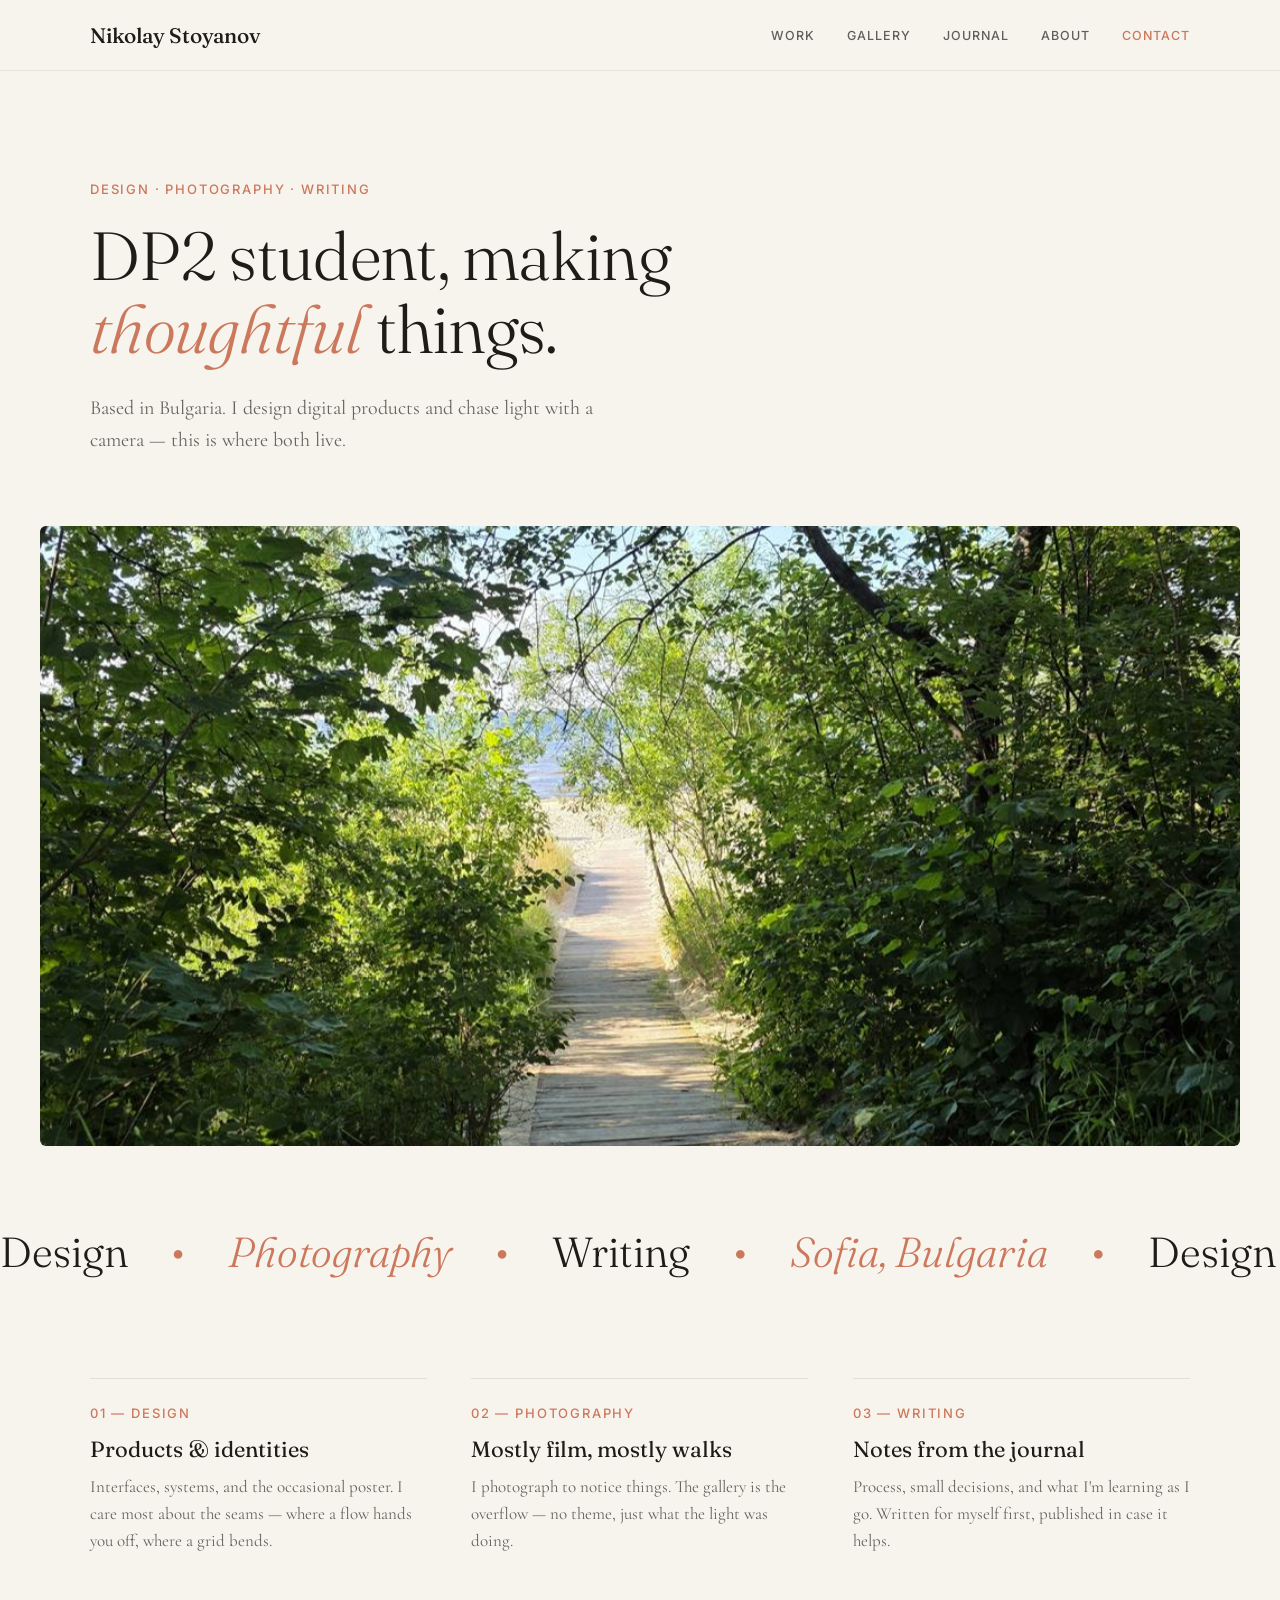
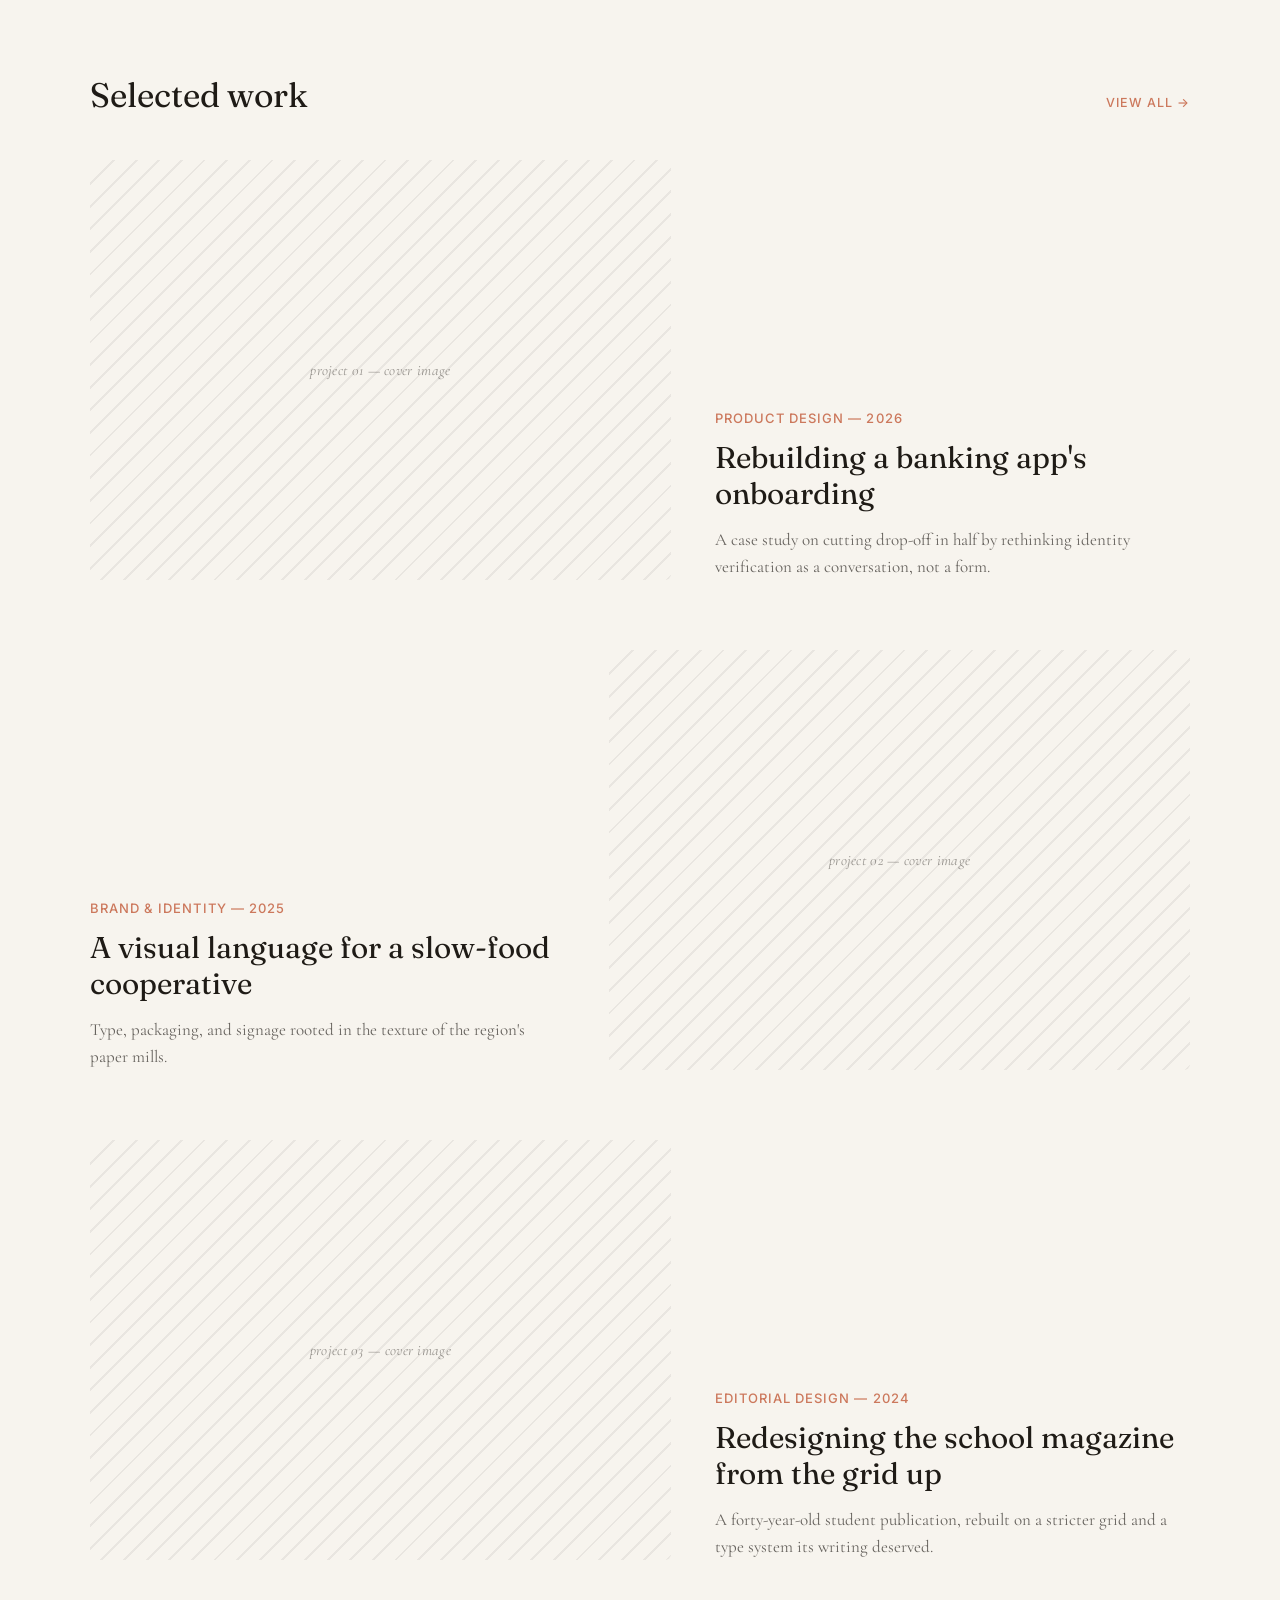
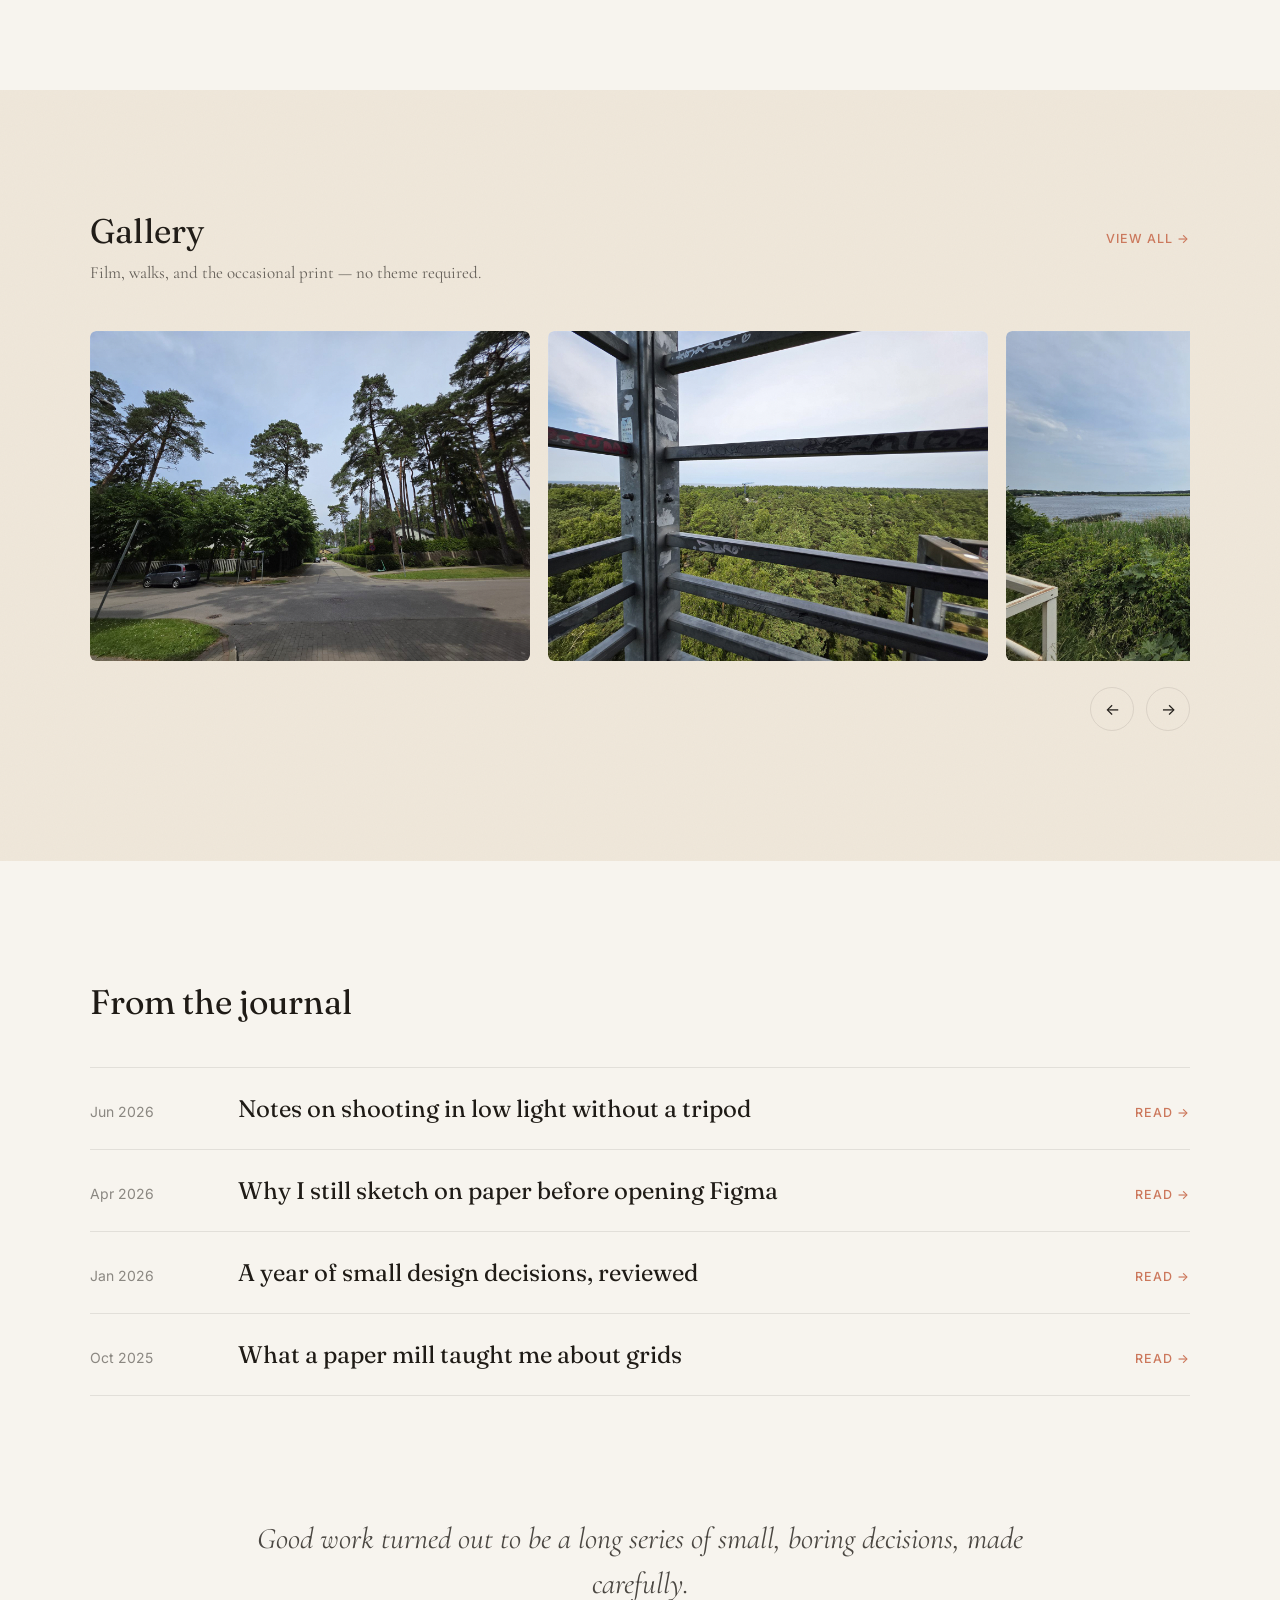
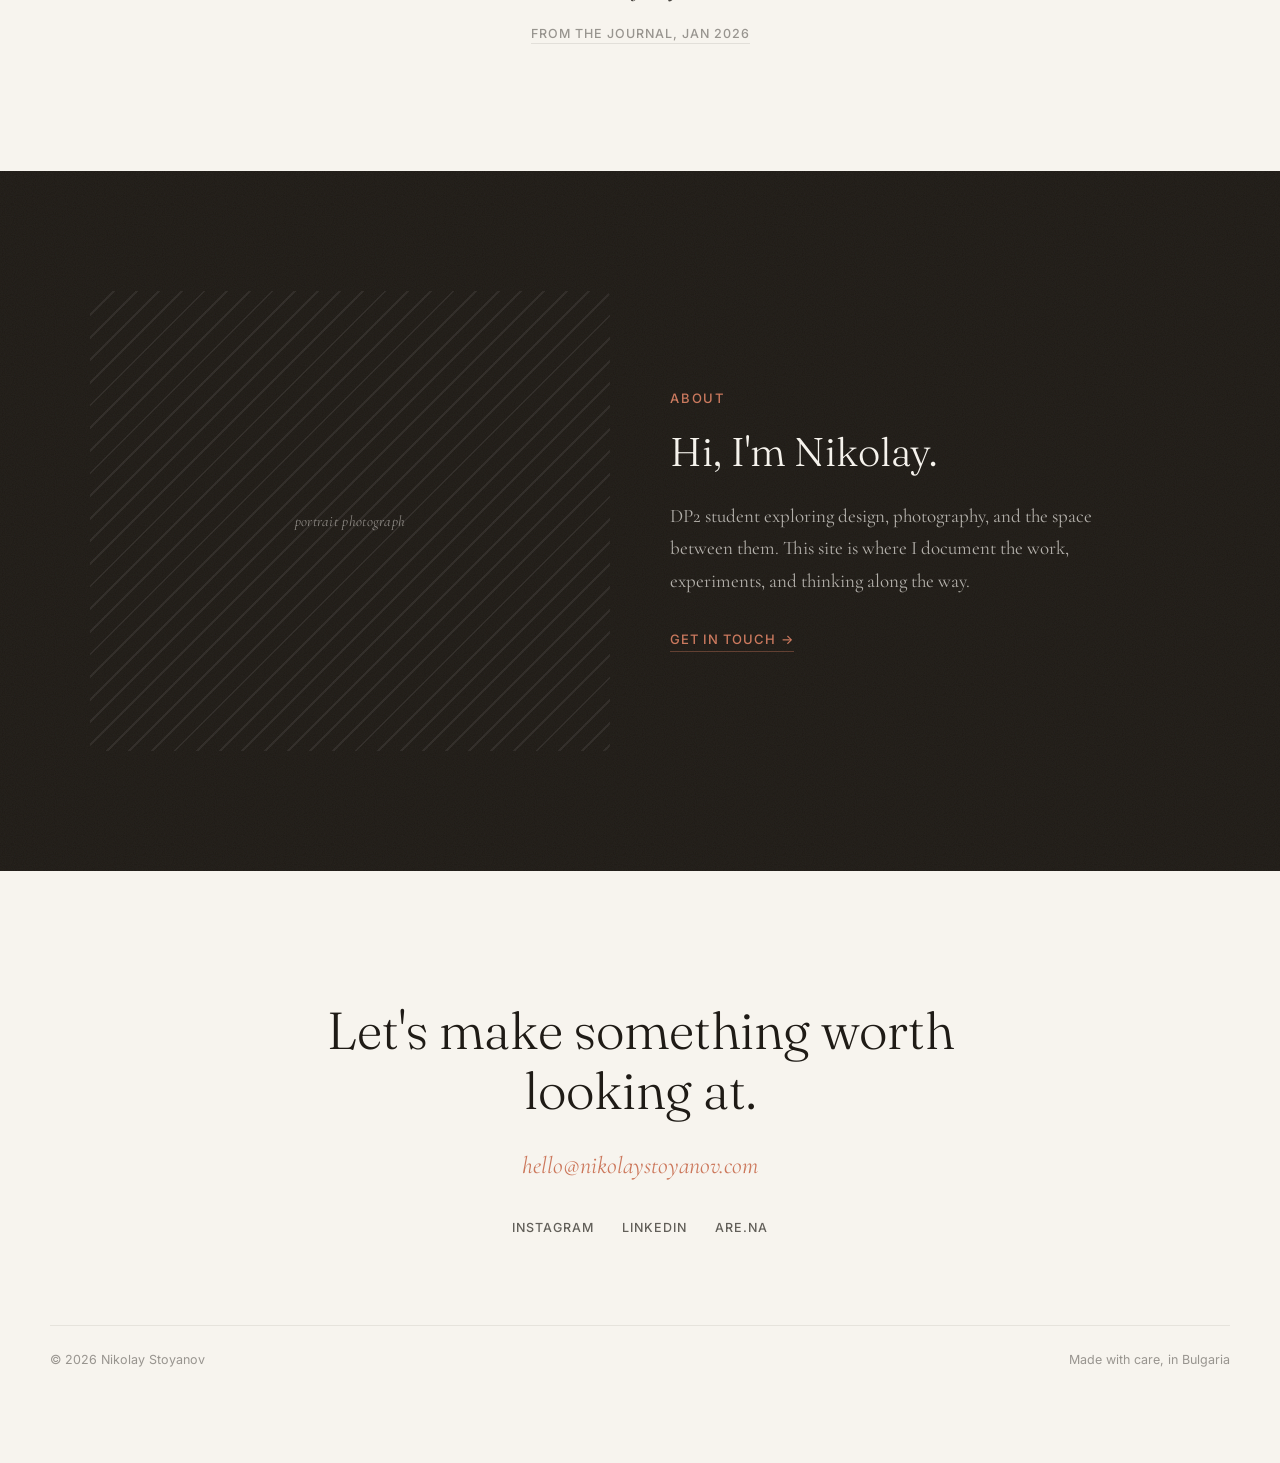
<file: index.html>
<!DOCTYPE html>
<html lang="en">
<head>
<meta charset="utf-8">
<meta name="viewport" content="width=device-width, initial-scale=1">
<title>Nikolay Stoyanov — Design · Photography · Writing</title>
<meta name="description" content="Personal portfolio of Nikolay Stoyanov — design, photography, and writing from Bulgaria.">
<link rel="preconnect" href="https://fonts.googleapis.com">
<link rel="preconnect" href="https://fonts.gstatic.com" crossorigin>
<link href="https://fonts.googleapis.com/css2?family=Fraunces:ital,opsz,wght@0,9..144,300;0,9..144,400;0,9..144,500;1,9..144,400&family=Cormorant+Garamond:ital,wght@0,400;1,400&family=Inter:wght@400;500&display=swap" rel="stylesheet">
<link rel="stylesheet" href="css/style.css">
<link rel="preload" as="image" href="images/hero-photo.jpg" fetchpriority="high">
</head>
<body>

<header class="site-nav">
  <div class="nav-inner">
    <a href="#home" class="brand">Nikolay Stoyanov</a>
    <nav class="nav-links">
      <a href="#work">Work</a>
      <a href="gallery.html">Gallery</a>
      <a href="#journal">Journal</a>
      <a href="#about">About</a>
      <a href="#contact" class="accent">Contact</a>
    </nav>
  </div>
</header>

<main>

  <!-- HERO -->
  <section id="home" class="hero container">
    <p class="eyebrow">Design · Photography · Writing</p>
    <h1>DP2 student, making <em>thoughtful</em> things.</h1>
    <p class="hero-sub">Based in Bulgaria. I design digital products and chase light with a camera — this is where both live.</p>
  </section>

  <div class="ph has-photo full-bleed hero-photo" data-slot="hero-photo"><img src="images/hero-photo.jpg" alt="Boardwalk through the dunes on the way to the beach" fetchpriority="high"></div>

  <!-- MARQUEE -->
  <div class="marquee" aria-hidden="true">
    <div class="marquee-track">
      <div class="marquee-inner">
        <span>Design</span><span class="m-dot">●</span>
        <em>Photography</em><span class="m-dot">●</span>
        <span>Writing</span><span class="m-dot">●</span>
        <em>Sofia, Bulgaria</em><span class="m-dot">●</span>
        <span>Design</span><span class="m-dot">●</span>
        <em>Photography</em><span class="m-dot">●</span>
        <span>Writing</span><span class="m-dot">●</span>
        <em>Sofia, Bulgaria</em><span class="m-dot">●</span>
      </div>
    </div>
  </div>

  <!-- WHAT I DO -->
  <section class="what-i-do container">
    <div class="what-grid">
      <div class="what-item">
        <p class="what-num">01 — Design</p>
        <h3>Products &amp; identities</h3>
        <p>Interfaces, systems, and the occasional poster. I care most about the seams — where a flow hands you off, where a grid bends.</p>
      </div>
      <div class="what-item">
        <p class="what-num">02 — Photography</p>
        <h3>Mostly film, mostly walks</h3>
        <p>I photograph to notice things. The gallery is the overflow — no theme, just what the light was doing.</p>
      </div>
      <div class="what-item">
        <p class="what-num">03 — Writing</p>
        <h3>Notes from the journal</h3>
        <p>Process, small decisions, and what I'm learning as I go. Written for myself first, published in case it helps.</p>
      </div>
    </div>
  </section>

  <!-- WORK -->
  <section id="work">
    <div class="container">
      <div class="section-head">
        <h2>Selected work</h2>
        <a href="#work" class="label">View all →</a>
      </div>
    </div>
    <div class="container work-list">
      <article class="work-row">
        <a href="project.html" class="ph work-cover" data-slot="work1-cover">project 01 — cover image</a>
        <div>
          <p class="eyebrow" style="letter-spacing:.08em">Product design — 2026</p>
          <h3><a href="project.html">Rebuilding a banking app's onboarding</a></h3>
          <p class="work-desc">A case study on cutting drop-off in half by rethinking identity verification as a conversation, not a form.</p>
        </div>
      </article>
      <article class="work-row work-row--flip">
        <a href="project-coop.html" class="ph work-cover" data-slot="work2-cover">project 02 — cover image</a>
        <div>
          <p class="eyebrow" style="letter-spacing:.08em">Brand &amp; identity — 2025</p>
          <h3><a href="project-coop.html">A visual language for a slow-food cooperative</a></h3>
          <p class="work-desc">Type, packaging, and signage rooted in the texture of the region's paper mills.</p>
        </div>
      </article>
      <article class="work-row">
        <a href="project-magazine.html" class="ph work-cover" data-slot="work3-cover">project 03 — cover image</a>
        <div>
          <p class="eyebrow" style="letter-spacing:.08em">Editorial design — 2024</p>
          <h3><a href="project-magazine.html">Redesigning the school magazine from the grid up</a></h3>
          <p class="work-desc">A forty-year-old student publication, rebuilt on a stricter grid and a type system its writing deserved.</p>
        </div>
      </article>
    </div>
  </section>

  <!-- GALLERY TEASER -->
  <section id="gallery" class="gallery-band">
    <div class="container">
      <div class="section-head">
        <h2>Gallery</h2>
        <a href="gallery.html" class="label">View all →</a>
      </div>
      <p class="gallery-sub">Film, walks, and the occasional print — no theme required.</p>
      <div class="slider" data-slider>
        <div class="slider-track">
          <div class="ph has-photo slider-item" data-slot="teaser-01"><img src="images/teaser-01.jpg" alt="Quiet pine-lined street in Riga" loading="lazy"></div>
          <div class="ph has-photo slider-item" data-slot="teaser-02"><img src="images/teaser-02.jpg" alt="Forest canopy from the lookout tower" loading="lazy"></div>
          <div class="ph has-photo slider-item" data-slot="teaser-03"><img src="images/teaser-03.jpg" alt="Reeds along the wide river" loading="lazy"></div>
          <div class="ph has-photo slider-item" data-slot="teaser-04"><img src="images/teaser-04.jpg" alt="Rose beds and poppies in the botanic garden" loading="lazy"></div>
          <div class="ph has-photo slider-item" data-slot="teaser-05"><img src="images/teaser-05.jpg" alt="Inside the palm house" loading="lazy"></div>
        </div>
        <div class="slider-nav">
          <button class="slider-btn" data-dir="-1" aria-label="Previous photos">←</button>
          <button class="slider-btn" data-dir="1" aria-label="Next photos">→</button>
        </div>
      </div>
    </div>
  </section>

  <!-- JOURNAL -->
  <section id="journal" class="container">
    <h2>From the journal</h2>
    <div class="journal-list">
      <a href="post.html" class="journal-row">
        <span class="date">Jun 2026</span>
        <span class="title">Notes on shooting in low light without a tripod</span>
        <span class="read">Read →</span>
      </a>
      <a href="post-sketching.html" class="journal-row">
        <span class="date">Apr 2026</span>
        <span class="title">Why I still sketch on paper before opening Figma</span>
        <span class="read">Read →</span>
      </a>
      <a href="post-review.html" class="journal-row">
        <span class="date">Jan 2026</span>
        <span class="title">A year of small design decisions, reviewed</span>
        <span class="read">Read →</span>
      </a>
      <a href="post-grids.html" class="journal-row">
        <span class="date">Oct 2025</span>
        <span class="title">What a paper mill taught me about grids</span>
        <span class="read">Read →</span>
      </a>
    </div>
  </section>

  <!-- PULL QUOTE -->
  <aside class="pull-quote">
    <blockquote>Good work turned out to be a long series of small, boring decisions, made carefully.</blockquote>
    <cite><a href="post-review.html">From the journal, Jan 2026</a></cite>
  </aside>

  <!-- ABOUT -->
  <section id="about">
    <div class="container about-grid">
      <div class="ph ph--on-dark about-portrait" data-slot="about-portrait">portrait photograph</div>
      <div>
        <p class="eyebrow">About</p>
        <h2>Hi, I'm Nikolay.</h2>
        <p class="about-bio">DP2 student exploring design, photography, and the space between them. This site is where I document the work, experiments, and thinking along the way.</p>
        <a href="#contact" class="link-underline">Get in touch →</a>
      </div>
    </div>
  </section>

  <!-- CONTACT / FOOTER -->
  <section id="contact">
    <div class="contact-inner">
      <h2>Let's make something worth looking at.</h2>
      <a href="mailto:hello@nikolaystoyanov.com" class="contact-email">hello@nikolaystoyanov.com</a>
      <div class="social-links">
        <a href="#">Instagram</a>
        <a href="#">LinkedIn</a>
        <a href="#">Are.na</a>
      </div>
    </div>
    <footer class="site-footer">
      <span>© 2026 Nikolay Stoyanov</span>
      <span>Made with care, in Bulgaria</span>
    </footer>
  </section>

</main>

<script src="js/site.js" defer></script>
</body>
</html>
</file>
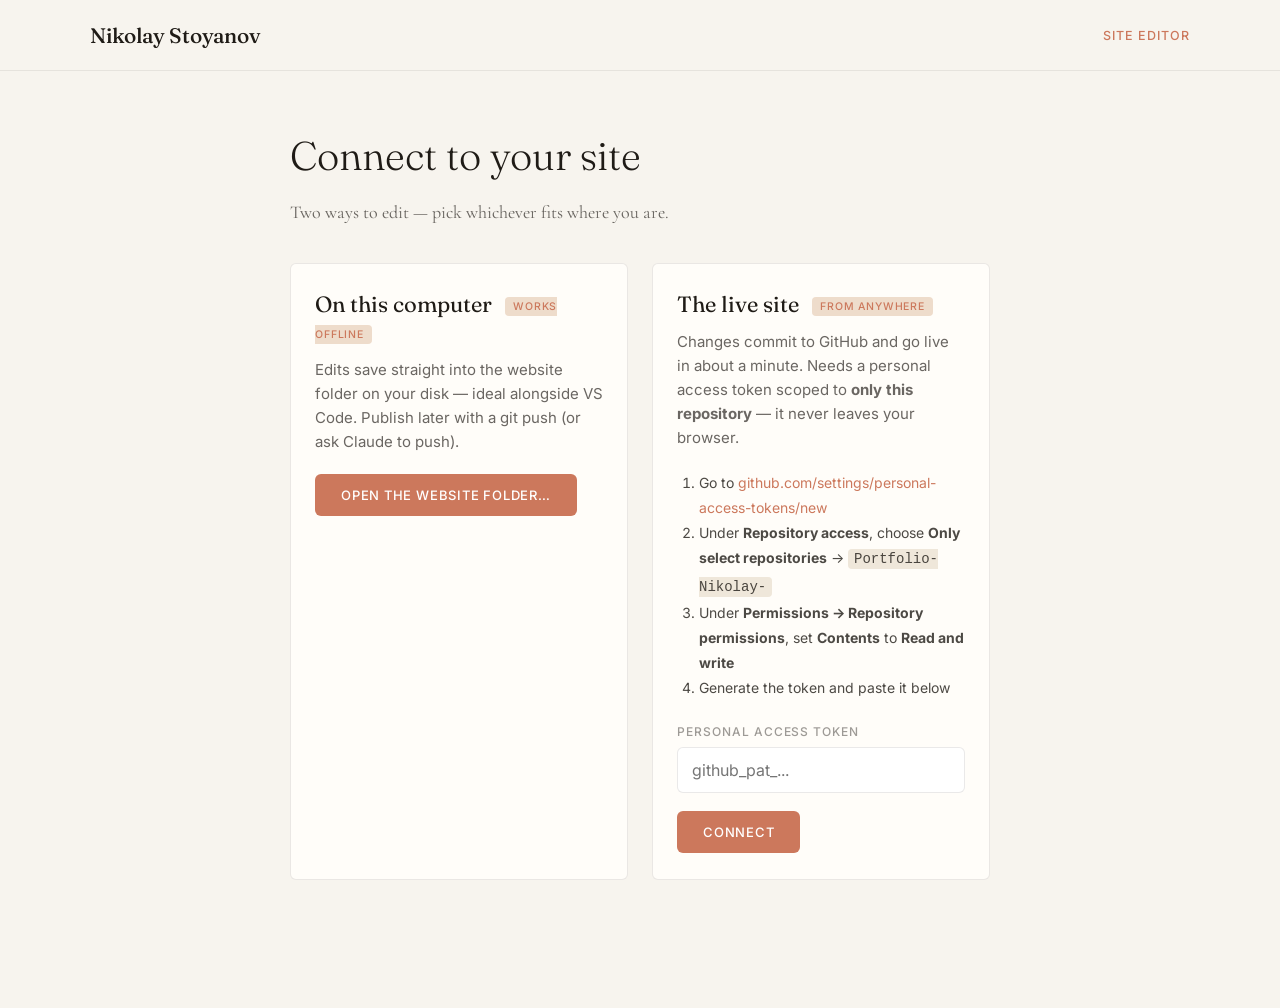
<file: admin.html>
<!DOCTYPE html>
<html lang="en">
<head>
<meta charset="utf-8">
<meta name="viewport" content="width=device-width, initial-scale=1">
<meta name="robots" content="noindex, nofollow">
<title>Site editor — Nikolay Stoyanov</title>
<link rel="preconnect" href="https://fonts.googleapis.com">
<link rel="preconnect" href="https://fonts.gstatic.com" crossorigin>
<link href="https://fonts.googleapis.com/css2?family=Fraunces:ital,opsz,wght@0,9..144,300;0,9..144,400;0,9..144,500;1,9..144,400&family=Cormorant+Garamond:ital,wght@0,400;1,400&family=Inter:wght@400;500&display=swap" rel="stylesheet">
<link rel="stylesheet" href="css/style.css">
<link rel="stylesheet" href="css/admin.css">
</head>
<body class="admin-body">

<header class="site-nav">
  <div class="nav-inner">
    <a href="index.html" class="brand">Nikolay Stoyanov</a>
    <span class="admin-badge">Site editor</span>
  </div>
</header>

<main class="container admin-main">

  <!-- CONNECT SCREEN -->
  <section id="connect-screen" class="admin-panel">
    <h1>Connect to your site</h1>
    <p class="admin-sub">Two ways to edit — pick whichever fits where you are.</p>

    <div class="admin-mode-grid">

      <div class="admin-mode-card">
        <h2>On this computer <span class="admin-mode-tag">works offline</span></h2>
        <p>Edits save straight into the website folder on your disk — ideal alongside VS Code. Publish later with a git push (or ask Claude to push).</p>
        <button id="local-btn" class="admin-btn admin-btn--primary">Open the website folder…</button>
        <button id="local-resume-btn" class="admin-btn admin-btn--ghost" hidden>Resume last folder</button>
        <p class="admin-hint" id="local-unsupported" hidden>Folder editing needs Chrome or Edge, opened via a localhost address (e.g. VS Code Live Server) — not a file:// page.</p>
      </div>

      <div class="admin-mode-card">
        <h2>The live site <span class="admin-mode-tag">from anywhere</span></h2>
        <p>Changes commit to GitHub and go live in about a minute. Needs a personal access token scoped to <strong>only this repository</strong> — it never leaves your browser.</p>
        <ol class="admin-steps">
          <li>Go to <a href="https://github.com/settings/personal-access-tokens/new" target="_blank" rel="noopener">github.com/settings/personal-access-tokens/new</a></li>
          <li>Under <strong>Repository access</strong>, choose <strong>Only select repositories</strong> → <code>Portfolio-Nikolay-</code></li>
          <li>Under <strong>Permissions → Repository permissions</strong>, set <strong>Contents</strong> to <strong>Read and write</strong></li>
          <li>Generate the token and paste it below</li>
        </ol>
        <label class="admin-label" for="token-input">Personal access token</label>
        <input id="token-input" class="admin-input" type="password" placeholder="github_pat_..." autocomplete="off" spellcheck="false">
        <button id="connect-btn" class="admin-btn admin-btn--primary">Connect</button>
      </div>

    </div>

    <p id="connect-error" class="admin-error" hidden></p>
  </section>

  <!-- EDITOR SCREEN -->
  <section id="editor-screen" class="admin-panel" hidden>
    <div class="admin-toolbar">
      <div>
        <label class="admin-label" for="page-select">Page</label>
        <select id="page-select" class="admin-select"></select>
      </div>
      <span id="mode-badge" class="admin-mode-badge"></span>
      <button id="logout-btn" class="admin-btn admin-btn--ghost">Disconnect</button>
    </div>

    <p id="status-msg" class="admin-status" hidden></p>

    <div id="page-content">
      <p class="admin-loading">Loading…</p>
    </div>

    <div class="admin-save-bar">
      <button id="save-btn" class="admin-btn admin-btn--primary" disabled>Save changes</button>
      <span id="dirty-count" class="admin-dirty-count"></span>
    </div>
  </section>

</main>

<script src="js/admin.js"></script>
</body>
</html>
</file>
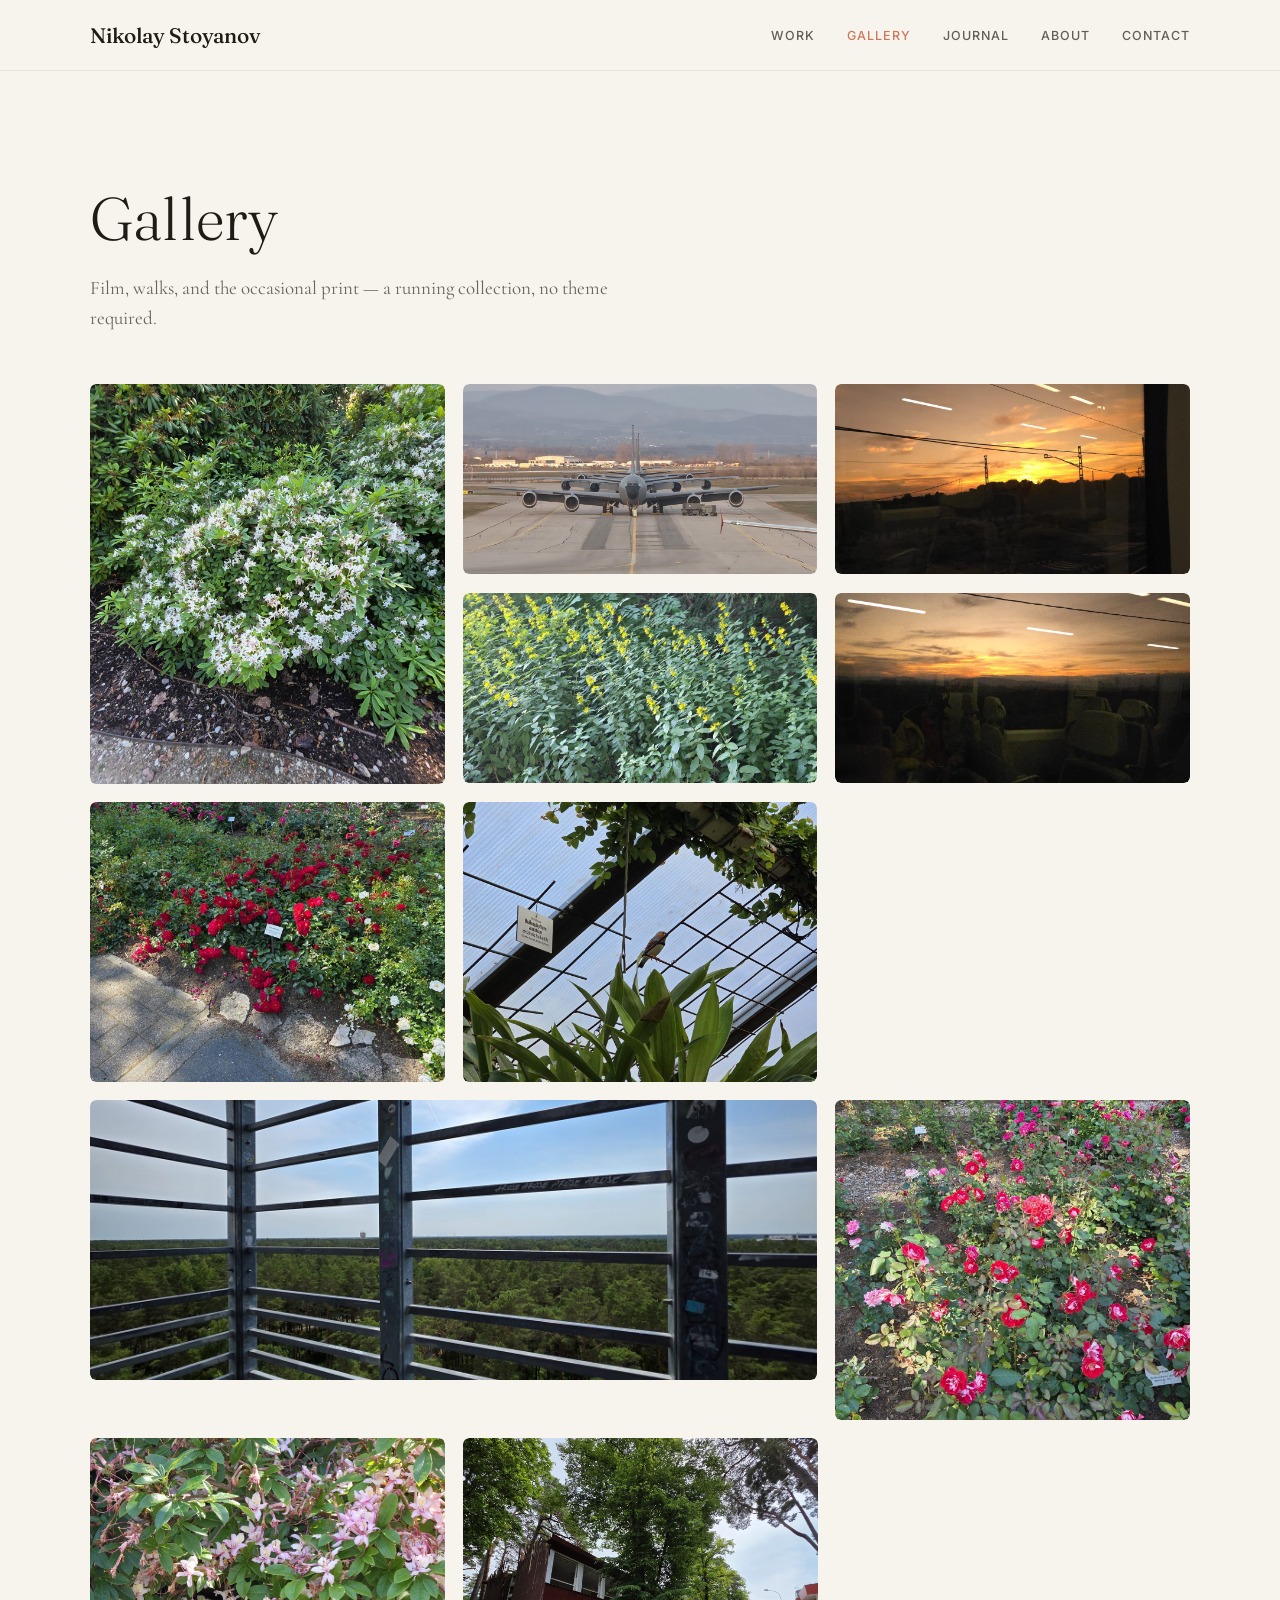
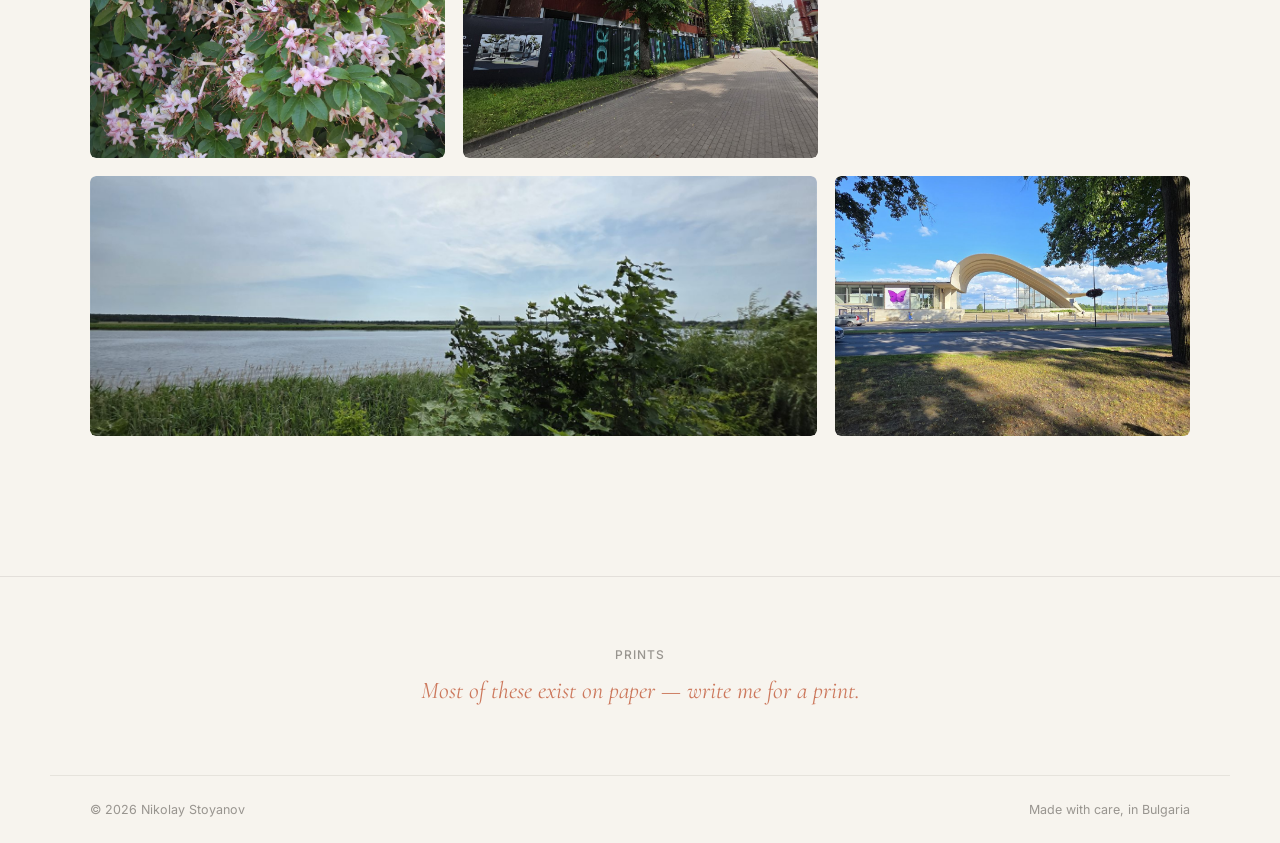
<file: gallery.html>
<!DOCTYPE html>
<html lang="en">
<head>
<meta charset="utf-8">
<meta name="viewport" content="width=device-width, initial-scale=1">
<title>Gallery — Nikolay Stoyanov</title>
<meta name="description" content="Photography by Nikolay Stoyanov — film, walks, and the occasional print.">
<link rel="preconnect" href="https://fonts.googleapis.com">
<link rel="preconnect" href="https://fonts.gstatic.com" crossorigin>
<link href="https://fonts.googleapis.com/css2?family=Fraunces:ital,opsz,wght@0,9..144,300;0,9..144,400;0,9..144,500;1,9..144,400&family=Cormorant+Garamond:ital,wght@0,400;1,400&family=Inter:wght@400;500&display=swap" rel="stylesheet">
<link rel="stylesheet" href="css/style.css">
<link rel="preload" as="image" href="images/gallery-01.jpg" fetchpriority="high">
</head>
<body>

<header class="site-nav">
  <div class="nav-inner">
    <a href="index.html" class="brand">Nikolay Stoyanov</a>
    <nav class="nav-links">
      <a href="index.html#work">Work</a>
      <a href="gallery.html" class="active">Gallery</a>
      <a href="index.html#journal">Journal</a>
      <a href="index.html#about">About</a>
      <a href="index.html#contact">Contact</a>
    </nav>
  </div>
</header>

<main>

  <!-- HEADER -->
  <header class="page-header gallery-header">
    <h1>Gallery</h1>
    <p class="page-sub">Film, walks, and the occasional print — a running collection, no theme required.</p>
  </header>

  <!-- GRID -->
  <div class="container gallery-page-grid">
    <div class="photo-grid">
      <div class="ph has-photo tall" style="height:400px" data-slot="gallery-01"><img src="images/gallery-01.jpg" alt="White azaleas along the path" fetchpriority="high"></div>
      <div class="ph has-photo" style="height:190px" data-slot="gallery-02"><img src="images/gallery-02.jpg" alt="Waiting on the tarmac" loading="lazy"></div>
      <div class="ph has-photo" style="height:190px" data-slot="gallery-03"><img src="images/gallery-03.jpg" alt="Sunset from the bus window" loading="lazy"></div>
      <div class="ph has-photo" style="height:190px" data-slot="gallery-04"><img src="images/gallery-04.jpg" alt="Yellow loosestrife in the shade" loading="lazy"></div>
      <div class="ph has-photo" style="height:190px" data-slot="gallery-05"><img src="images/gallery-05.jpg" alt="Golden hour on the evening bus" loading="lazy"></div>
      <div class="ph has-photo" style="height:280px" data-slot="gallery-06"><img src="images/gallery-06.jpg" alt="Red roses in the trial beds" loading="lazy"></div>
      <div class="ph has-photo" style="height:280px" data-slot="gallery-07"><img src="images/gallery-07.jpg" alt="A zebra finch loose in the greenhouse" loading="lazy"></div>
      <div class="ph has-photo wide" style="height:280px" data-slot="gallery-08"><img src="images/gallery-08.jpg" alt="Treetops stretching toward the sea" loading="lazy"></div>
      <div class="ph has-photo" style="height:320px" data-slot="gallery-09"><img src="images/gallery-09.jpg" alt="Rose garden path in evening light" loading="lazy"></div>
      <div class="ph has-photo" style="height:320px" data-slot="gallery-10"><img src="images/gallery-10.jpg" alt="Azaleas by the gravel walk" loading="lazy"></div>
      <div class="ph has-photo" style="height:320px" data-slot="gallery-11"><img src="images/gallery-11.jpg" alt="Pines over the crossroads" loading="lazy"></div>
      <div class="ph has-photo wide" style="height:260px" data-slot="gallery-12"><img src="images/gallery-12.jpg" alt="The river, wide and quiet" loading="lazy"></div>
      <div class="ph has-photo" style="height:260px" data-slot="gallery-13"><img src="images/gallery-13.jpg" alt="The path to the water" loading="lazy"></div>
    </div>
  </div>

  <!-- PRINTS -->
  <div class="next-cta">
    <p class="next-label">Prints</p>
    <a href="mailto:hello@nikolaystoyanov.com" class="contact-email">Most of these exist on paper — write me for a print.</a>
  </div>

</main>

<footer class="site-footer">
  <span>© 2026 Nikolay Stoyanov</span>
  <span>Made with care, in Bulgaria</span>
</footer>

<script src="js/site.js" defer></script>
</body>
</html>
</file>
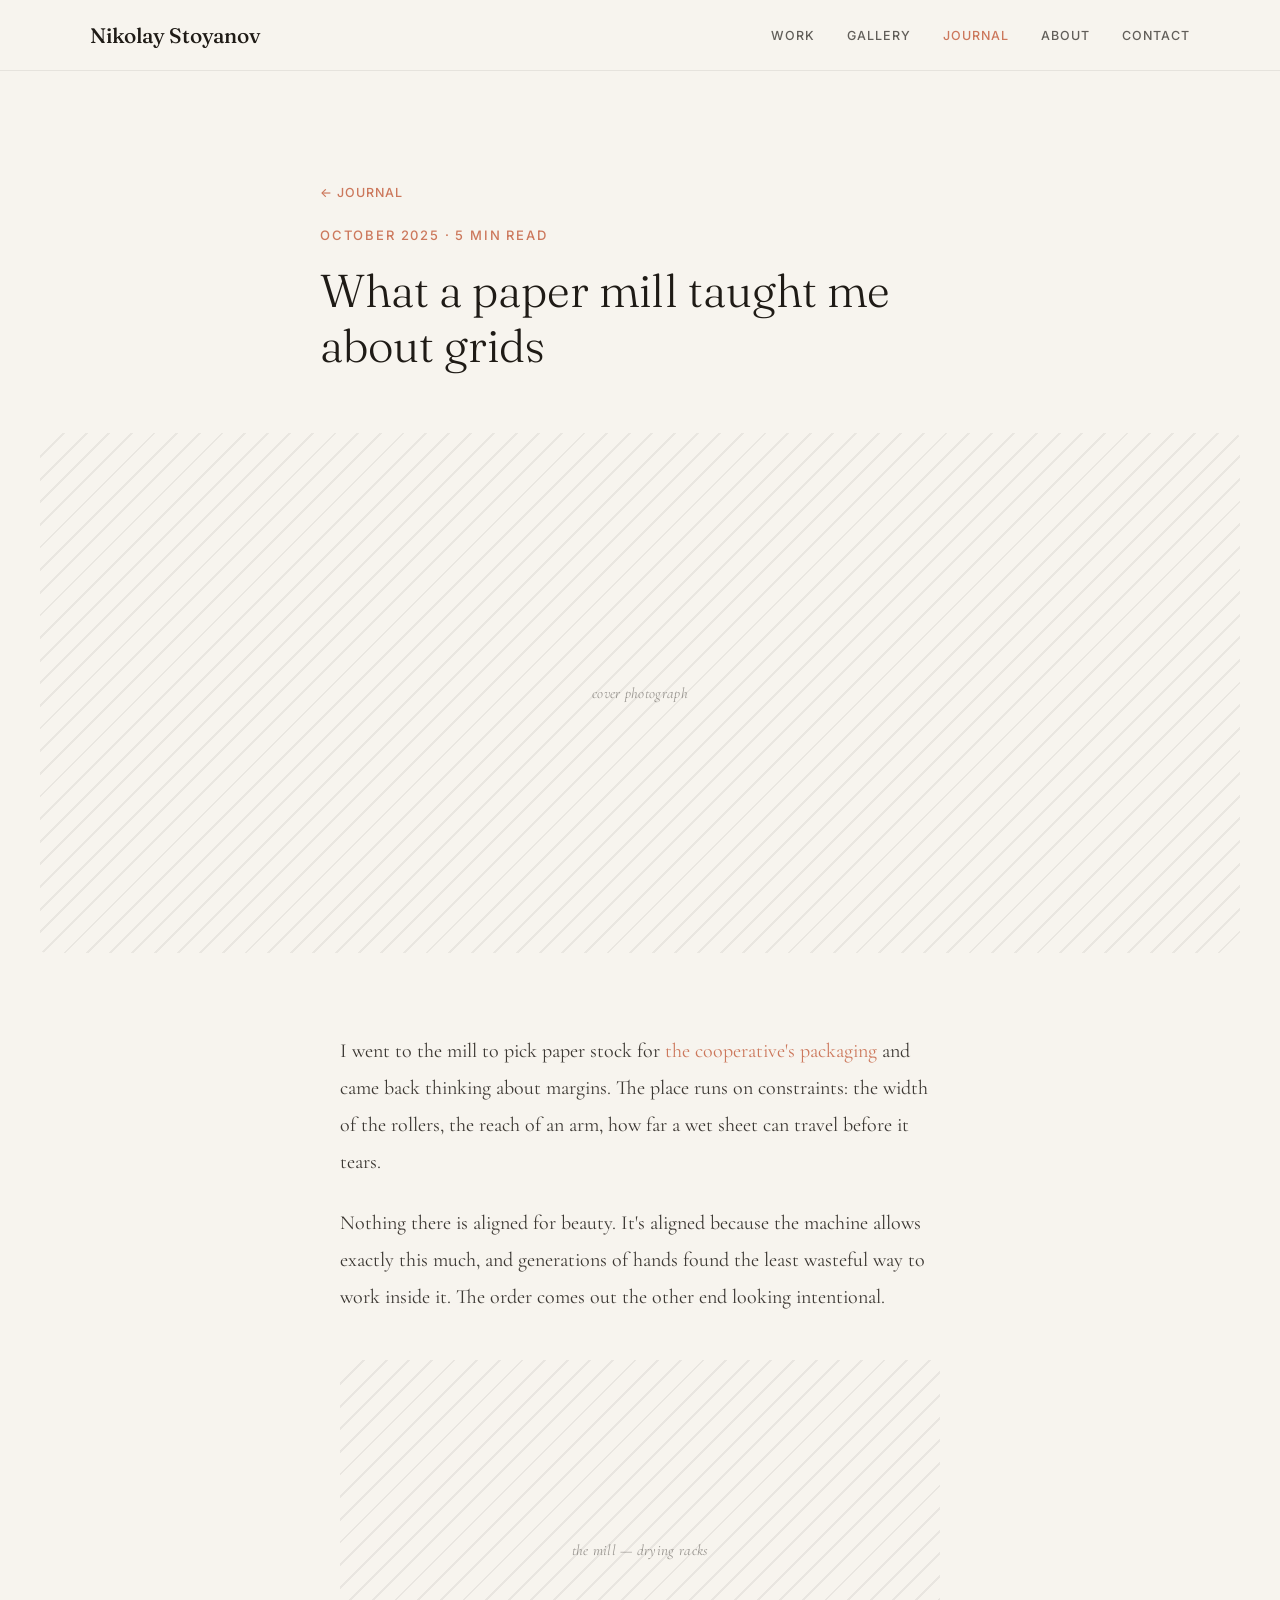
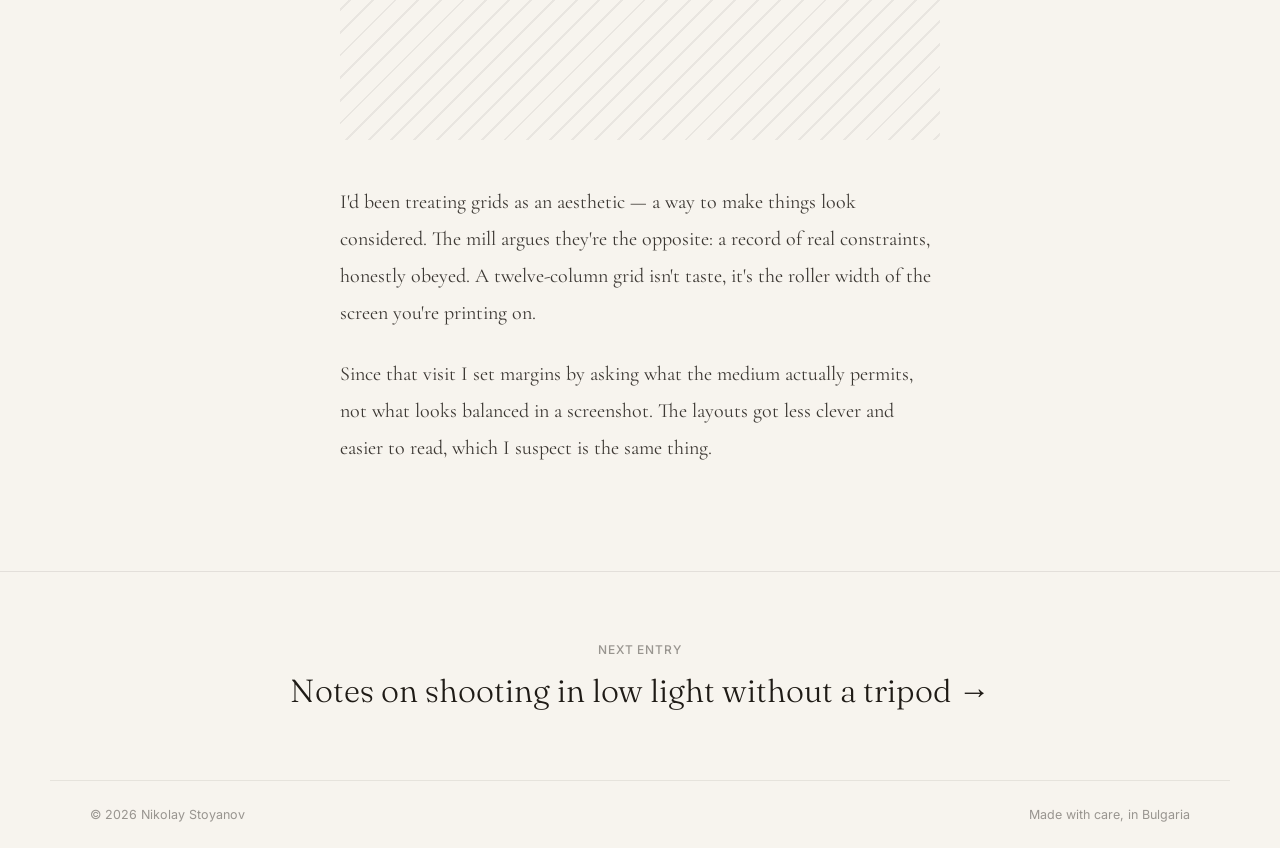
<file: post-grids.html>
<!DOCTYPE html>
<html lang="en">
<head>
<meta charset="utf-8">
<meta name="viewport" content="width=device-width, initial-scale=1">
<title>What a paper mill taught me about grids — Nikolay Stoyanov</title>
<meta name="description" content="Journal entry: deckled edges, watermarks, and why grids are a consequence of material, not an abstraction.">
<link rel="preconnect" href="https://fonts.googleapis.com">
<link rel="preconnect" href="https://fonts.gstatic.com" crossorigin>
<link href="https://fonts.googleapis.com/css2?family=Fraunces:ital,opsz,wght@0,9..144,300;0,9..144,400;0,9..144,500;1,9..144,400&family=Cormorant+Garamond:ital,wght@0,400;1,400&family=Inter:wght@400;500&display=swap" rel="stylesheet">
<link rel="stylesheet" href="css/style.css">
</head>
<body>

<header class="site-nav">
  <div class="nav-inner">
    <a href="index.html" class="brand">Nikolay Stoyanov</a>
    <nav class="nav-links">
      <a href="index.html#work">Work</a>
      <a href="gallery.html">Gallery</a>
      <a href="index.html#journal" class="active">Journal</a>
      <a href="index.html#about">About</a>
      <a href="index.html#contact">Contact</a>
    </nav>
  </div>
</header>

<main>

  <!-- HEADER -->
  <header class="page-header post-header">
    <a href="index.html#journal" class="back-link">← Journal</a>
    <p class="eyebrow">October 2025 · 5 min read</p>
    <h1>What a paper mill taught me about grids</h1>
  </header>

  <div class="ph full-bleed post-cover" data-slot="post4-cover">cover photograph</div>

  <!-- BODY -->
  <article class="post-body">
    <p>I went to the mill to pick paper stock for <a href="project-coop.html">the cooperative's packaging</a> and came back thinking about margins. The place runs on constraints: the width of the rollers, the reach of an arm, how far a wet sheet can travel before it tears.</p>
    <p>Nothing there is aligned for beauty. It's aligned because the machine allows exactly this much, and generations of hands found the least wasteful way to work inside it. The order comes out the other end looking intentional.</p>
    <div class="ph" style="height:380px" data-slot="post4-img1">the mill — drying racks</div>
    <p>I'd been treating grids as an aesthetic — a way to make things look considered. The mill argues they're the opposite: a record of real constraints, honestly obeyed. A twelve-column grid isn't taste, it's the roller width of the screen you're printing on.</p>
    <p>Since that visit I set margins by asking what the medium actually permits, not what looks balanced in a screenshot. The layouts got less clever and easier to read, which I suspect is the same thing.</p>
  </article>

  <!-- NEXT POST -->
  <div class="next-cta next-cta--post">
    <p class="next-label">Next entry</p>
    <a href="post.html">Notes on shooting in low light without a tripod →</a>
  </div>

</main>

<footer class="site-footer">
  <span>© 2026 Nikolay Stoyanov</span>
  <span>Made with care, in Bulgaria</span>
</footer>

<script src="js/site.js" defer></script>
</body>
</html>
</file>
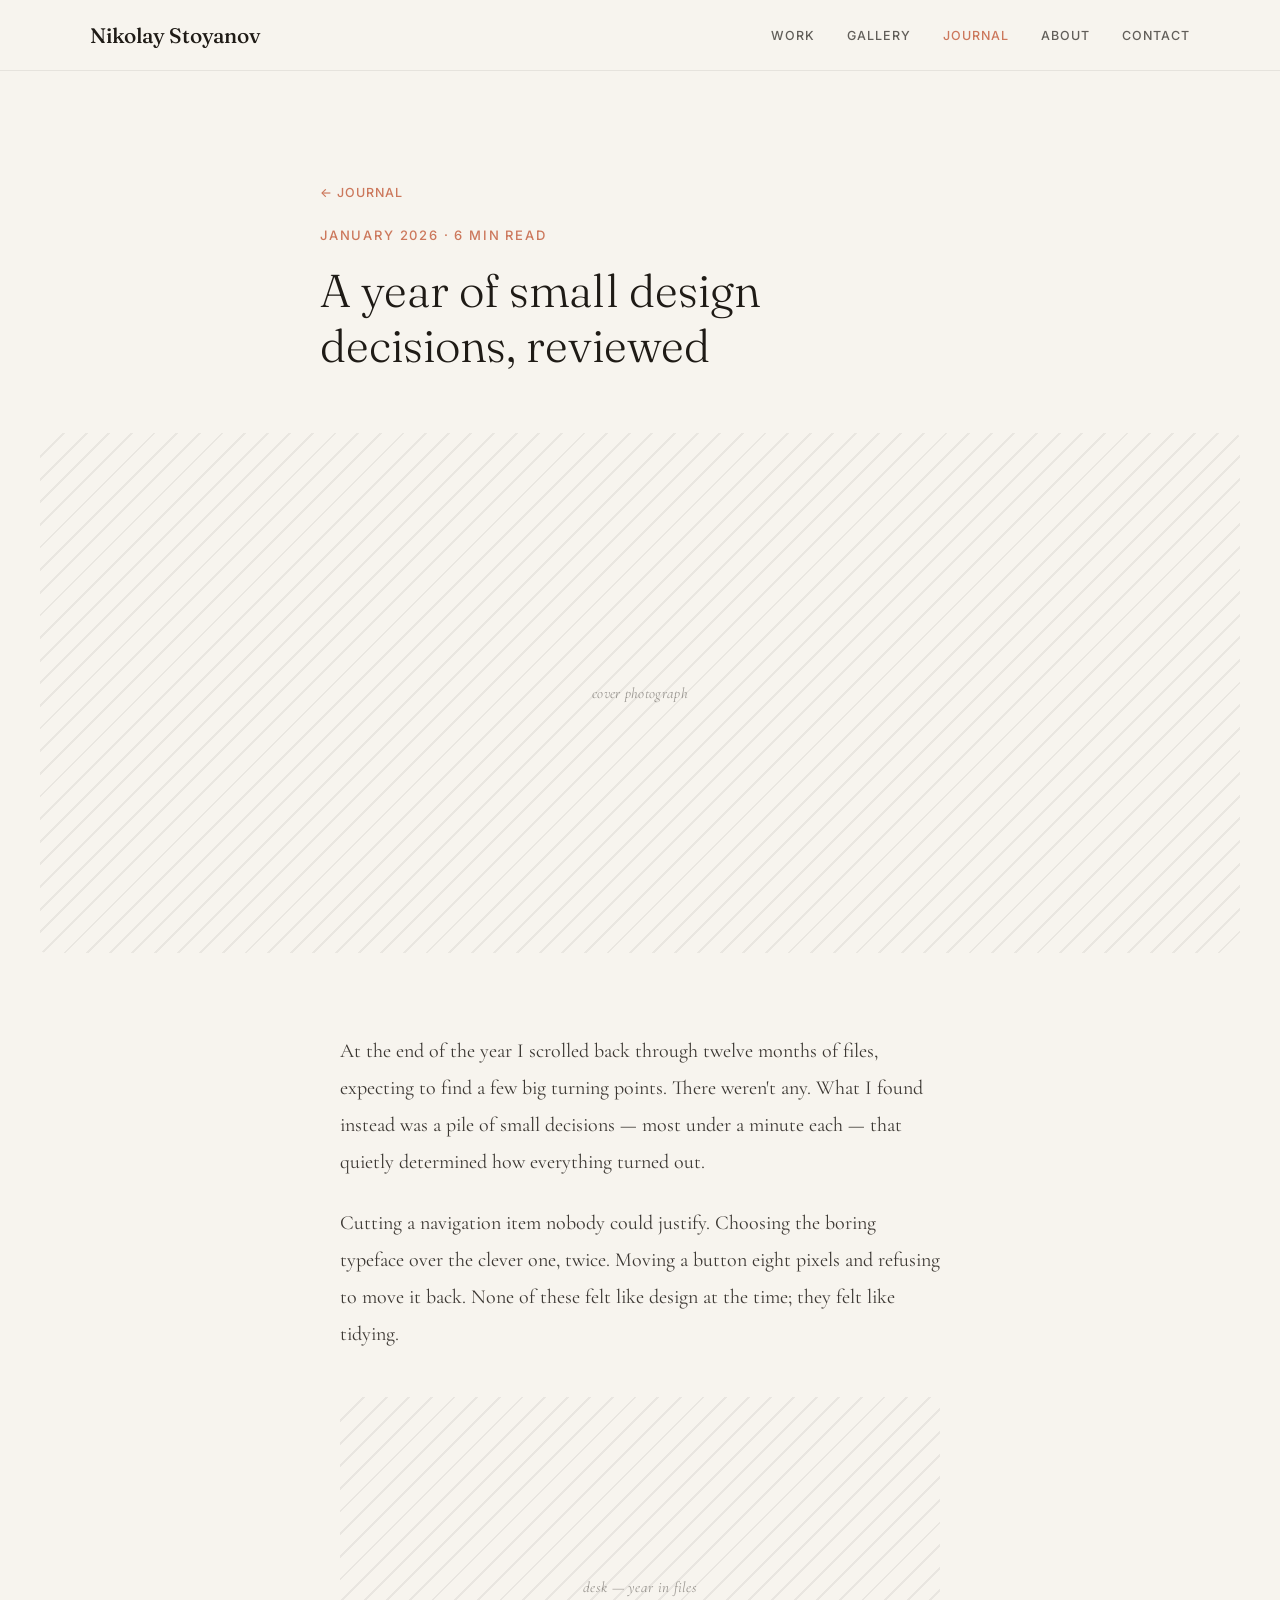
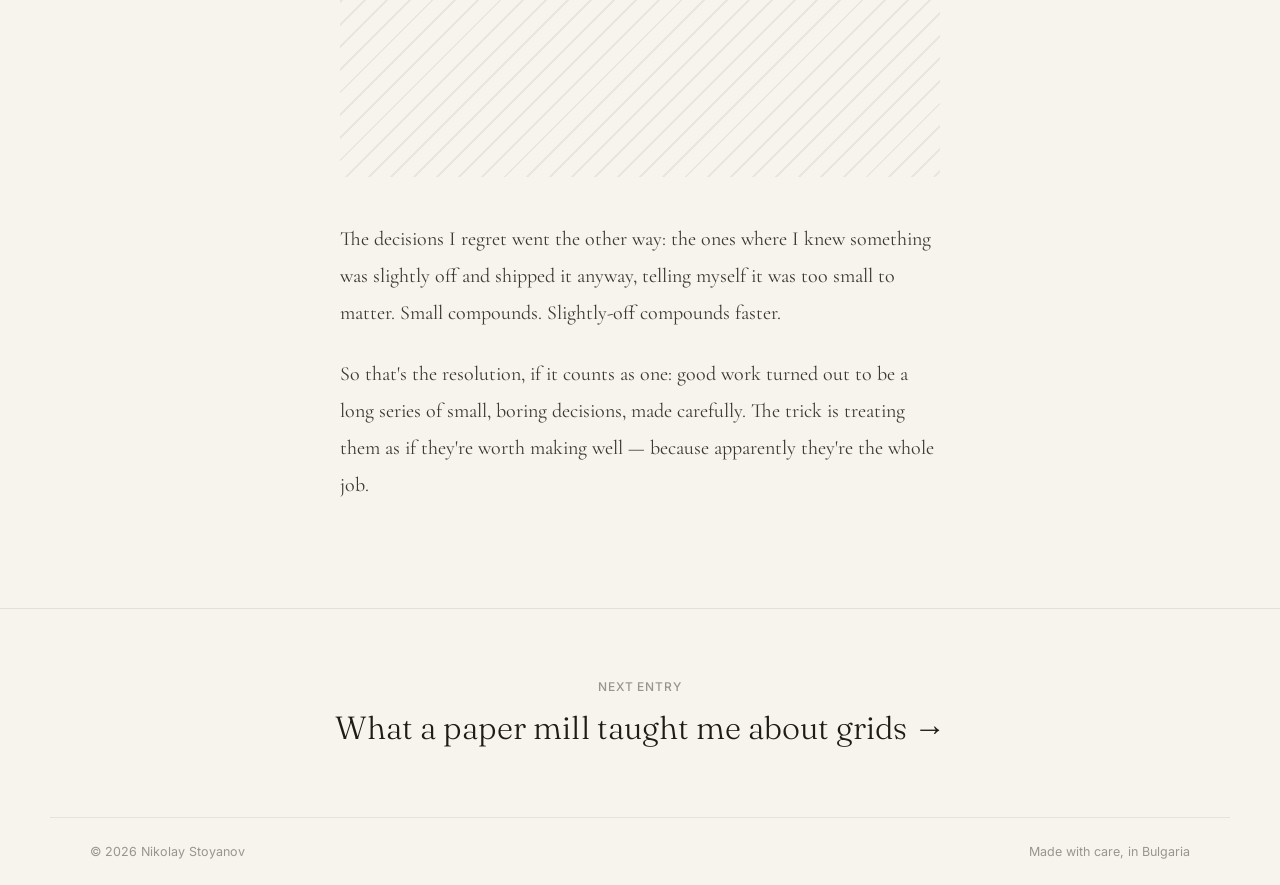
<file: post-review.html>
<!DOCTYPE html>
<html lang="en">
<head>
<meta charset="utf-8">
<meta name="viewport" content="width=device-width, initial-scale=1">
<title>A year of small design decisions, reviewed — Nikolay Stoyanov</title>
<meta name="description" content="Journal entry: looking back at a year of work through the small decisions that actually shaped it.">
<link rel="preconnect" href="https://fonts.googleapis.com">
<link rel="preconnect" href="https://fonts.gstatic.com" crossorigin>
<link href="https://fonts.googleapis.com/css2?family=Fraunces:ital,opsz,wght@0,9..144,300;0,9..144,400;0,9..144,500;1,9..144,400&family=Cormorant+Garamond:ital,wght@0,400;1,400&family=Inter:wght@400;500&display=swap" rel="stylesheet">
<link rel="stylesheet" href="css/style.css">
</head>
<body>

<header class="site-nav">
  <div class="nav-inner">
    <a href="index.html" class="brand">Nikolay Stoyanov</a>
    <nav class="nav-links">
      <a href="index.html#work">Work</a>
      <a href="gallery.html">Gallery</a>
      <a href="index.html#journal" class="active">Journal</a>
      <a href="index.html#about">About</a>
      <a href="index.html#contact">Contact</a>
    </nav>
  </div>
</header>

<main>

  <!-- HEADER -->
  <header class="page-header post-header">
    <a href="index.html#journal" class="back-link">← Journal</a>
    <p class="eyebrow">January 2026 · 6 min read</p>
    <h1>A year of small design decisions, reviewed</h1>
  </header>

  <div class="ph full-bleed post-cover" data-slot="post3-cover">cover photograph</div>

  <!-- BODY -->
  <article class="post-body">
    <p>At the end of the year I scrolled back through twelve months of files, expecting to find a few big turning points. There weren't any. What I found instead was a pile of small decisions — most under a minute each — that quietly determined how everything turned out.</p>
    <p>Cutting a navigation item nobody could justify. Choosing the boring typeface over the clever one, twice. Moving a button eight pixels and refusing to move it back. None of these felt like design at the time; they felt like tidying.</p>
    <div class="ph" style="height:380px" data-slot="post3-img1">desk — year in files</div>
    <p>The decisions I regret went the other way: the ones where I knew something was slightly off and shipped it anyway, telling myself it was too small to matter. Small compounds. Slightly-off compounds faster.</p>
    <p>So that's the resolution, if it counts as one: good work turned out to be a long series of small, boring decisions, made carefully. The trick is treating them as if they're worth making well — because apparently they're the whole job.</p>
  </article>

  <!-- NEXT POST -->
  <div class="next-cta next-cta--post">
    <p class="next-label">Next entry</p>
    <a href="post-grids.html">What a paper mill taught me about grids →</a>
  </div>

</main>

<footer class="site-footer">
  <span>© 2026 Nikolay Stoyanov</span>
  <span>Made with care, in Bulgaria</span>
</footer>

<script src="js/site.js" defer></script>
</body>
</html>
</file>
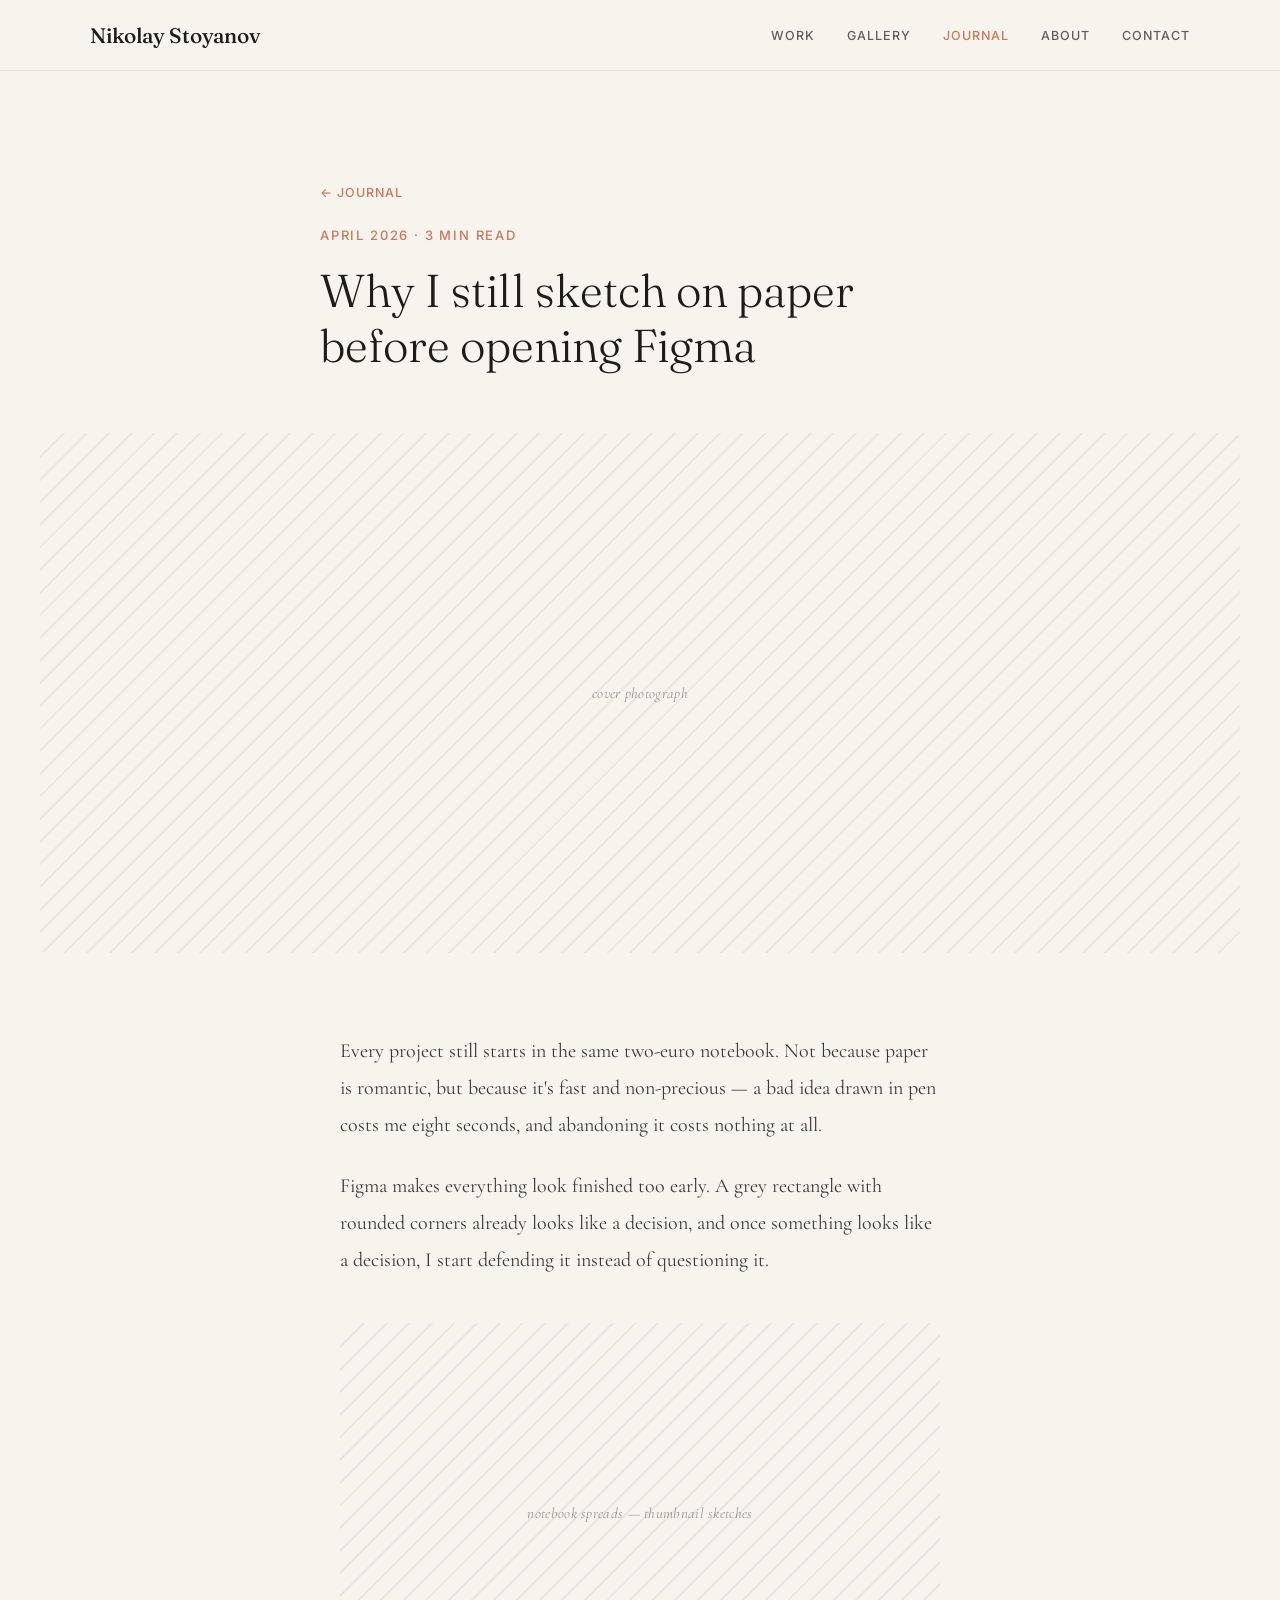
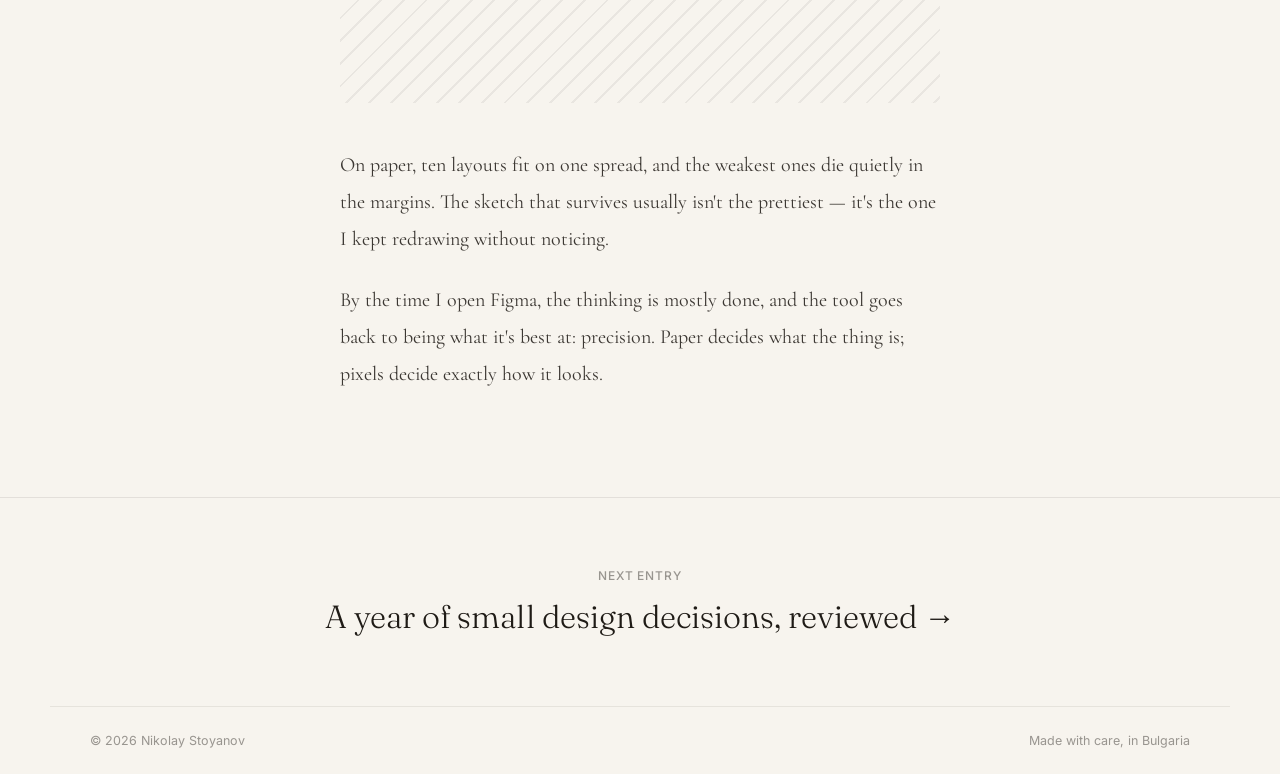
<file: post-sketching.html>
<!DOCTYPE html>
<html lang="en">
<head>
<meta charset="utf-8">
<meta name="viewport" content="width=device-width, initial-scale=1">
<title>Why I still sketch on paper before opening Figma — Nikolay Stoyanov</title>
<meta name="description" content="Journal entry: paper first, pixels second — why the cheap notebook still beats the infinite canvas.">
<link rel="preconnect" href="https://fonts.googleapis.com">
<link rel="preconnect" href="https://fonts.gstatic.com" crossorigin>
<link href="https://fonts.googleapis.com/css2?family=Fraunces:ital,opsz,wght@0,9..144,300;0,9..144,400;0,9..144,500;1,9..144,400&family=Cormorant+Garamond:ital,wght@0,400;1,400&family=Inter:wght@400;500&display=swap" rel="stylesheet">
<link rel="stylesheet" href="css/style.css">
</head>
<body>

<header class="site-nav">
  <div class="nav-inner">
    <a href="index.html" class="brand">Nikolay Stoyanov</a>
    <nav class="nav-links">
      <a href="index.html#work">Work</a>
      <a href="gallery.html">Gallery</a>
      <a href="index.html#journal" class="active">Journal</a>
      <a href="index.html#about">About</a>
      <a href="index.html#contact">Contact</a>
    </nav>
  </div>
</header>

<main>

  <!-- HEADER -->
  <header class="page-header post-header">
    <a href="index.html#journal" class="back-link">← Journal</a>
    <p class="eyebrow">April 2026 · 3 min read</p>
    <h1>Why I still sketch on paper before opening Figma</h1>
  </header>

  <div class="ph full-bleed post-cover" data-slot="post2-cover">cover photograph</div>

  <!-- BODY -->
  <article class="post-body">
    <p>Every project still starts in the same two-euro notebook. Not because paper is romantic, but because it's fast and non-precious — a bad idea drawn in pen costs me eight seconds, and abandoning it costs nothing at all.</p>
    <p>Figma makes everything look finished too early. A grey rectangle with rounded corners already looks like a decision, and once something looks like a decision, I start defending it instead of questioning it.</p>
    <div class="ph" style="height:380px" data-slot="post2-img1">notebook spreads — thumbnail sketches</div>
    <p>On paper, ten layouts fit on one spread, and the weakest ones die quietly in the margins. The sketch that survives usually isn't the prettiest — it's the one I kept redrawing without noticing.</p>
    <p>By the time I open Figma, the thinking is mostly done, and the tool goes back to being what it's best at: precision. Paper decides what the thing is; pixels decide exactly how it looks.</p>
  </article>

  <!-- NEXT POST -->
  <div class="next-cta next-cta--post">
    <p class="next-label">Next entry</p>
    <a href="post-review.html">A year of small design decisions, reviewed →</a>
  </div>

</main>

<footer class="site-footer">
  <span>© 2026 Nikolay Stoyanov</span>
  <span>Made with care, in Bulgaria</span>
</footer>

<script src="js/site.js" defer></script>
</body>
</html>
</file>
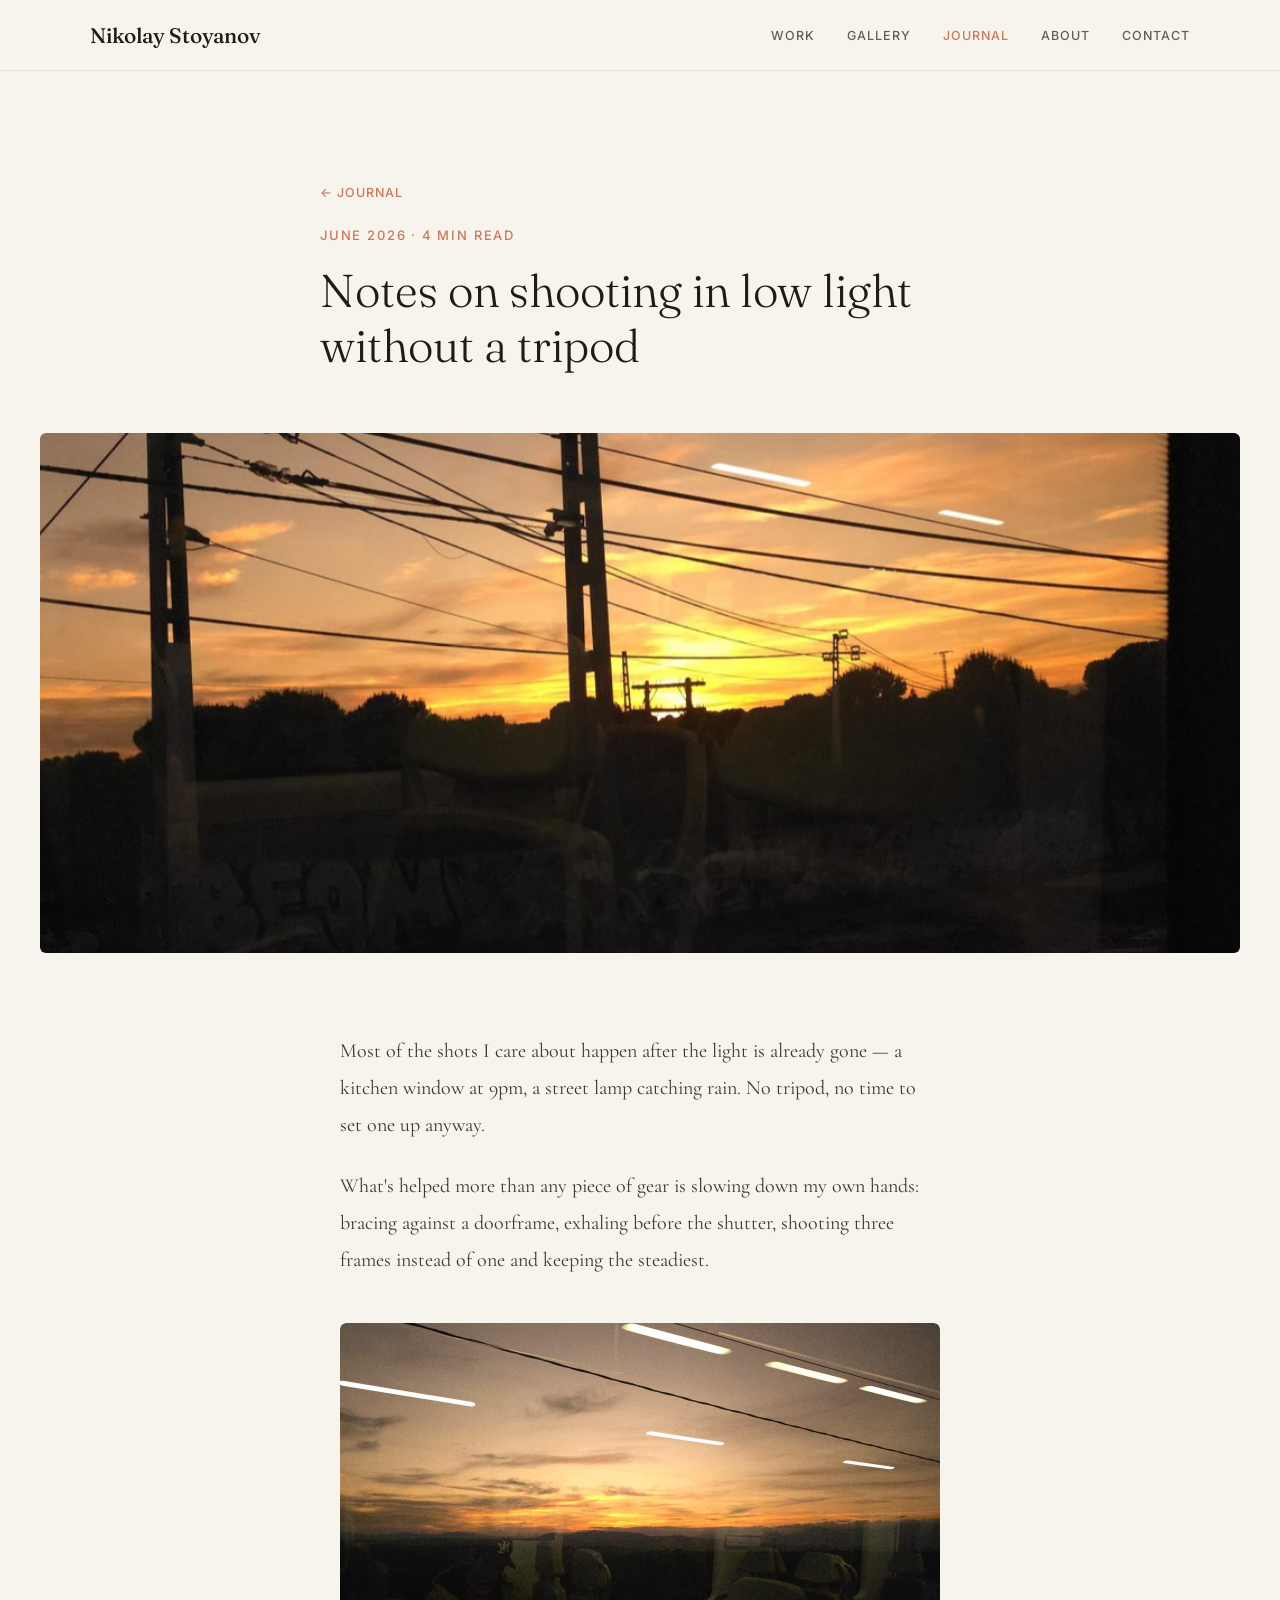
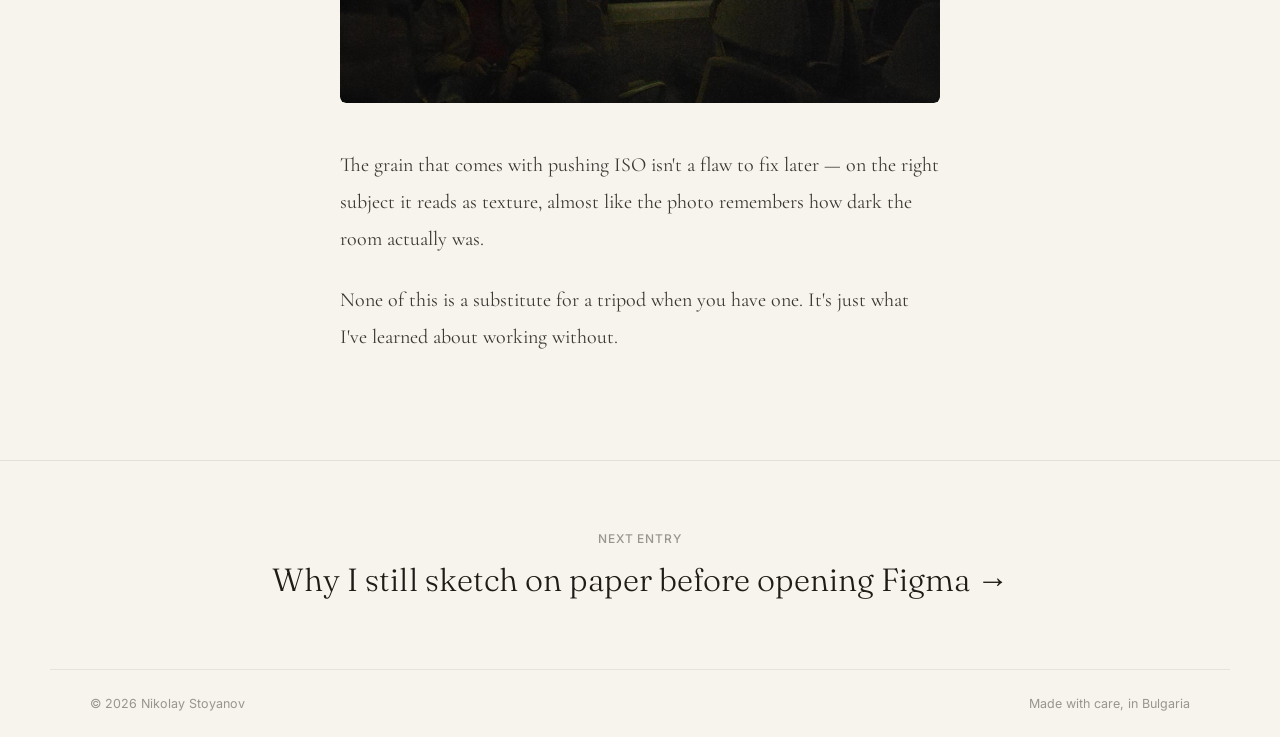
<file: post.html>
<!DOCTYPE html>
<html lang="en">
<head>
<meta charset="utf-8">
<meta name="viewport" content="width=device-width, initial-scale=1">
<title>Notes on shooting in low light without a tripod — Nikolay Stoyanov</title>
<meta name="description" content="Journal entry: what helps when shooting handheld after dark — technique over gear.">
<link rel="preconnect" href="https://fonts.googleapis.com">
<link rel="preconnect" href="https://fonts.gstatic.com" crossorigin>
<link href="https://fonts.googleapis.com/css2?family=Fraunces:ital,opsz,wght@0,9..144,300;0,9..144,400;0,9..144,500;1,9..144,400&family=Cormorant+Garamond:ital,wght@0,400;1,400&family=Inter:wght@400;500&display=swap" rel="stylesheet">
<link rel="stylesheet" href="css/style.css">
<link rel="preload" as="image" href="images/post1-cover.jpg" fetchpriority="high">
</head>
<body>

<header class="site-nav">
  <div class="nav-inner">
    <a href="index.html" class="brand">Nikolay Stoyanov</a>
    <nav class="nav-links">
      <a href="index.html#work">Work</a>
      <a href="gallery.html">Gallery</a>
      <a href="index.html#journal" class="active">Journal</a>
      <a href="index.html#about">About</a>
      <a href="index.html#contact">Contact</a>
    </nav>
  </div>
</header>

<main>

  <!-- HEADER -->
  <header class="page-header post-header">
    <a href="index.html#journal" class="back-link">← Journal</a>
    <p class="eyebrow">June 2026 · 4 min read</p>
    <h1>Notes on shooting in low light without a tripod</h1>
  </header>

  <div class="ph has-photo full-bleed post-cover" data-slot="post1-cover"><img src="images/post1-cover.jpg" alt="Sunset through the bus window glass" fetchpriority="high"></div>

  <!-- BODY -->
  <article class="post-body">
    <p>Most of the shots I care about happen after the light is already gone — a kitchen window at 9pm, a street lamp catching rain. No tripod, no time to set one up anyway.</p>
    <p>What's helped more than any piece of gear is slowing down my own hands: bracing against a doorframe, exhaling before the shutter, shooting three frames instead of one and keeping the steadiest.</p>
    <div class="ph has-photo" style="height:380px" data-slot="post1-img1"><img src="images/post1-img1.jpg" alt="Low light on the evening bus, shot without a tripod" loading="lazy"></div>
    <p>The grain that comes with pushing ISO isn't a flaw to fix later — on the right subject it reads as texture, almost like the photo remembers how dark the room actually was.</p>
    <p>None of this is a substitute for a tripod when you have one. It's just what I've learned about working without.</p>
  </article>

  <!-- NEXT POST -->
  <div class="next-cta next-cta--post">
    <p class="next-label">Next entry</p>
    <a href="post-sketching.html">Why I still sketch on paper before opening Figma →</a>
  </div>

</main>

<footer class="site-footer">
  <span>© 2026 Nikolay Stoyanov</span>
  <span>Made with care, in Bulgaria</span>
</footer>

<script src="js/site.js" defer></script>
</body>
</html>
</file>
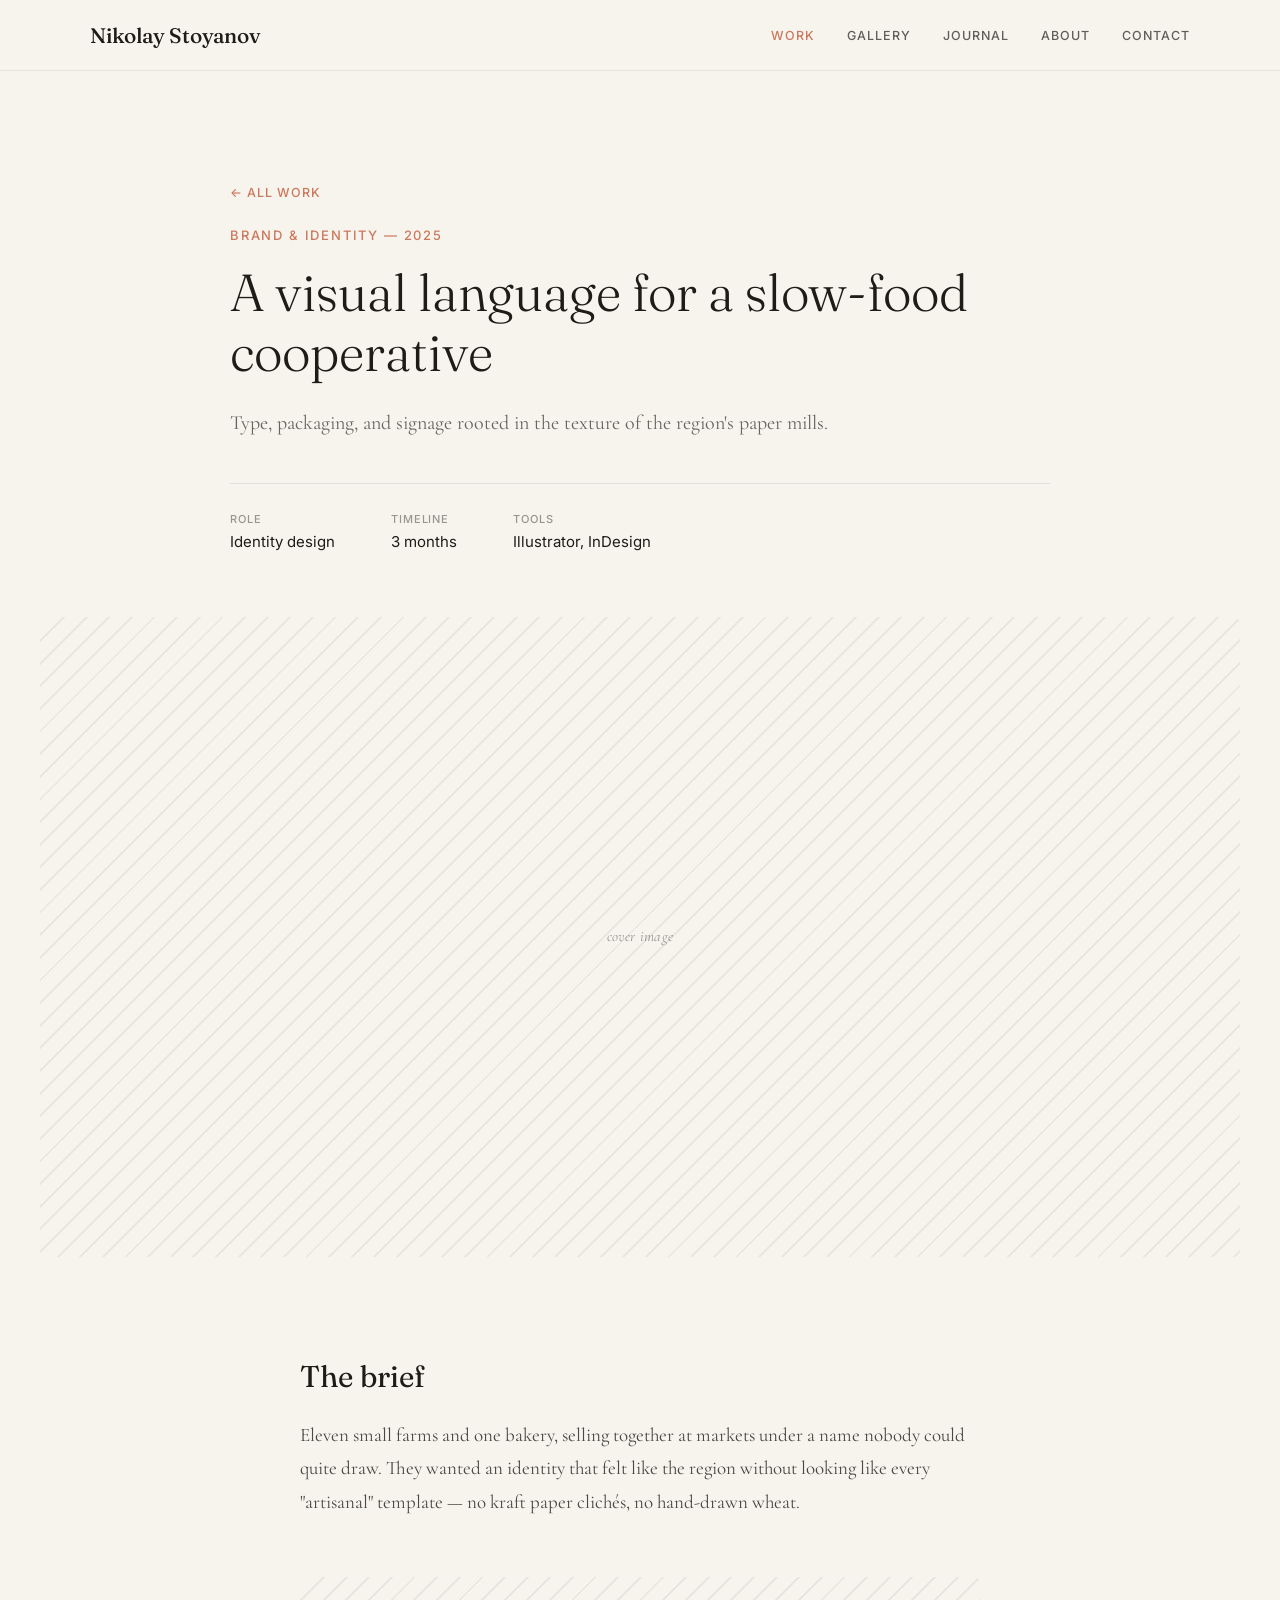
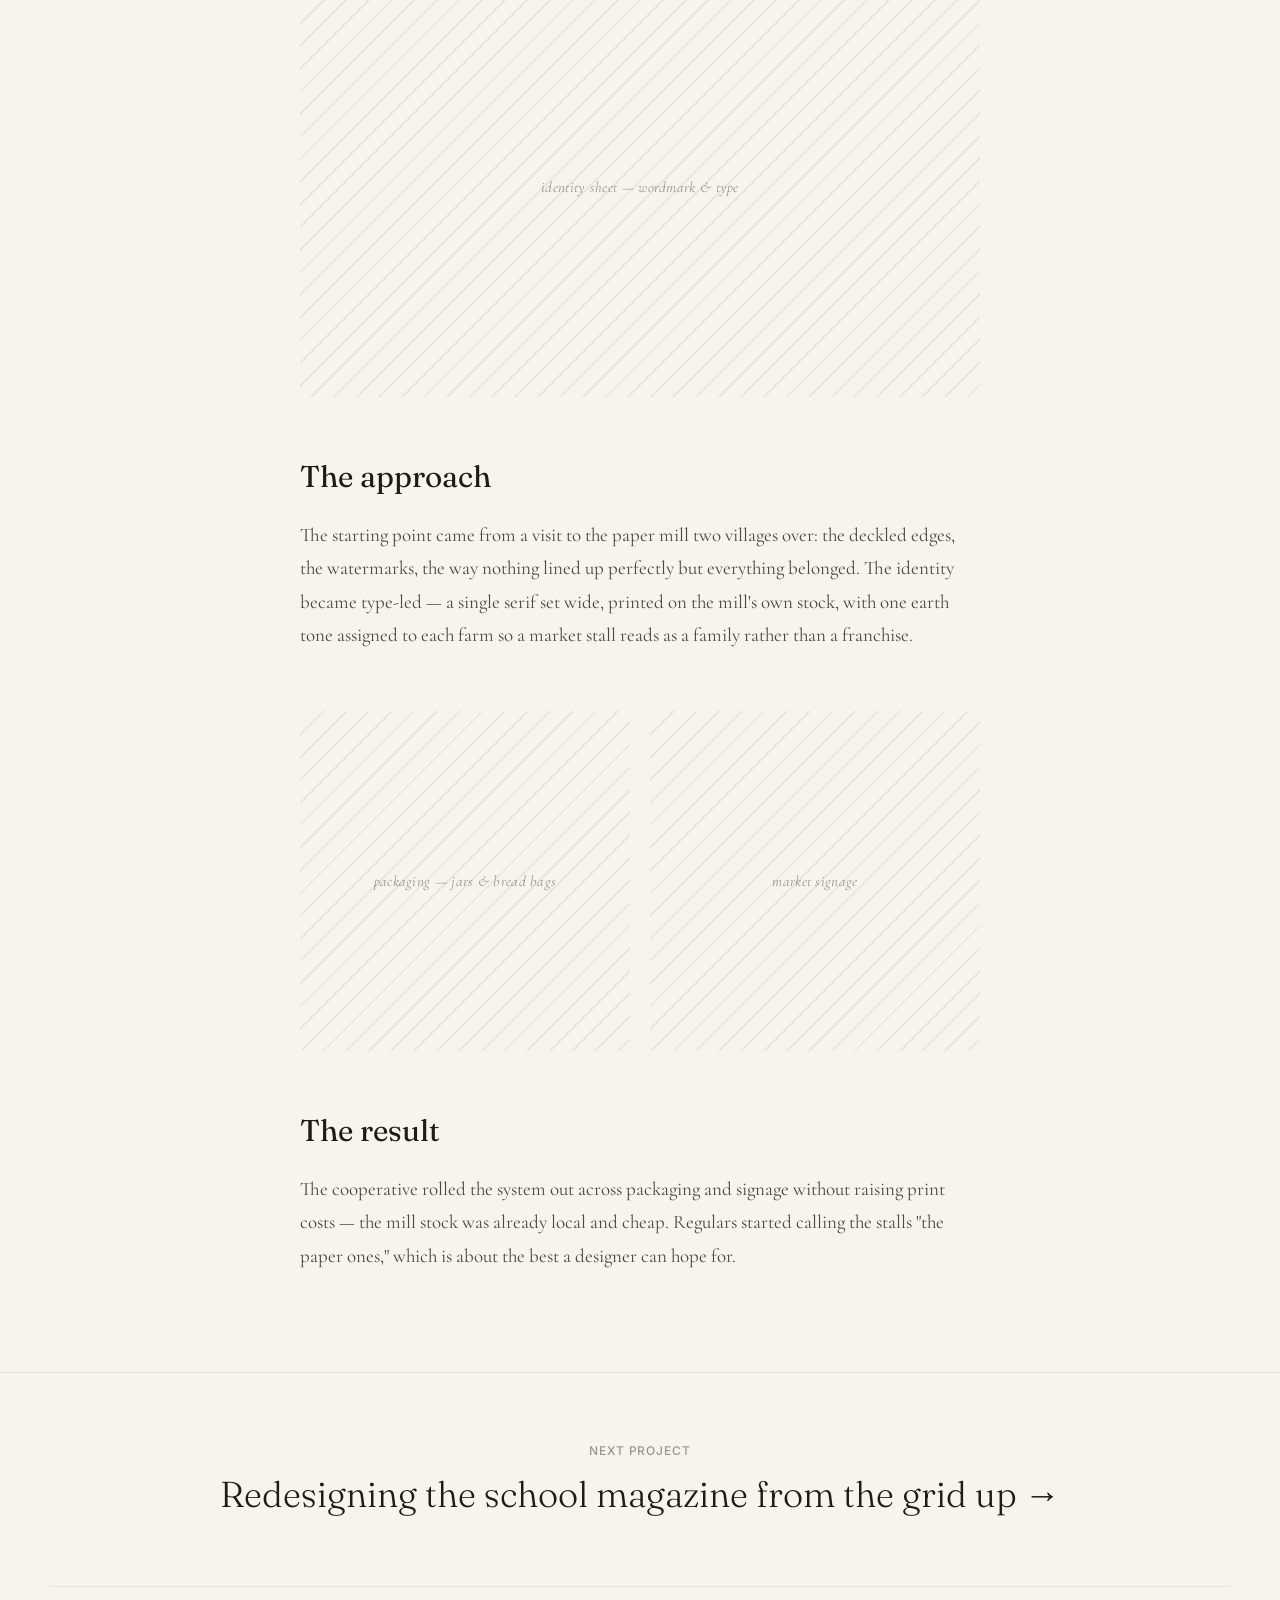
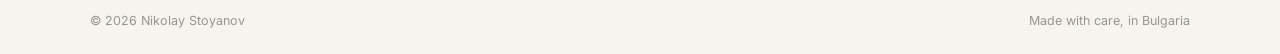
<file: project-coop.html>
<!DOCTYPE html>
<html lang="en">
<head>
<meta charset="utf-8">
<meta name="viewport" content="width=device-width, initial-scale=1">
<title>A visual language for a slow-food cooperative — Nikolay Stoyanov</title>
<meta name="description" content="Case study: type, packaging, and signage for a slow-food cooperative, rooted in the texture of the region's paper mills.">
<link rel="preconnect" href="https://fonts.googleapis.com">
<link rel="preconnect" href="https://fonts.gstatic.com" crossorigin>
<link href="https://fonts.googleapis.com/css2?family=Fraunces:ital,opsz,wght@0,9..144,300;0,9..144,400;0,9..144,500;1,9..144,400&family=Cormorant+Garamond:ital,wght@0,400;1,400&family=Inter:wght@400;500&display=swap" rel="stylesheet">
<link rel="stylesheet" href="css/style.css">
</head>
<body>

<header class="site-nav">
  <div class="nav-inner">
    <a href="index.html" class="brand">Nikolay Stoyanov</a>
    <nav class="nav-links">
      <a href="index.html#work" class="active">Work</a>
      <a href="gallery.html">Gallery</a>
      <a href="index.html#journal">Journal</a>
      <a href="index.html#about">About</a>
      <a href="index.html#contact">Contact</a>
    </nav>
  </div>
</header>

<main>

  <!-- HEADER -->
  <header class="page-header project-header">
    <a href="index.html#work" class="back-link">← All work</a>
    <p class="eyebrow">Brand &amp; identity — 2025</p>
    <h1>A visual language for a slow-food cooperative</h1>
    <p class="page-sub">Type, packaging, and signage rooted in the texture of the region's paper mills.</p>
    <dl class="meta-row">
      <div><dt>Role</dt><dd>Identity design</dd></div>
      <div><dt>Timeline</dt><dd>3 months</dd></div>
      <div><dt>Tools</dt><dd>Illustrator, InDesign</dd></div>
    </dl>
  </header>

  <div class="ph full-bleed project-cover" data-slot="project2-cover">cover image</div>

  <!-- BODY -->
  <article class="project-body">
    <h2>The brief</h2>
    <p>Eleven small farms and one bakery, selling together at markets under a name nobody could quite draw. They wanted an identity that felt like the region without looking like every "artisanal" template — no kraft paper clichés, no hand-drawn wheat.</p>

    <div class="ph" style="height:420px" data-slot="project2-img1">identity sheet — wordmark &amp; type</div>

    <h2>The approach</h2>
    <p>The starting point came from a visit to the paper mill two villages over: the deckled edges, the watermarks, the way nothing lined up perfectly but everything belonged. The identity became type-led — a single serif set wide, printed on the mill's own stock, with one earth tone assigned to each farm so a market stall reads as a family rather than a franchise.</p>

    <div class="two-up">
      <div class="ph" style="height:340px" data-slot="project2-img2">packaging — jars &amp; bread bags</div>
      <div class="ph" style="height:340px" data-slot="project2-img3">market signage</div>
    </div>

    <h2>The result</h2>
    <p>The cooperative rolled the system out across packaging and signage without raising print costs — the mill stock was already local and cheap. Regulars started calling the stalls "the paper ones," which is about the best a designer can hope for.</p>
  </article>

  <!-- NEXT PROJECT -->
  <div class="next-cta">
    <p class="next-label">Next project</p>
    <a href="project-magazine.html">Redesigning the school magazine from the grid up →</a>
  </div>

</main>

<footer class="site-footer">
  <span>© 2026 Nikolay Stoyanov</span>
  <span>Made with care, in Bulgaria</span>
</footer>

<script src="js/site.js" defer></script>
</body>
</html>
</file>
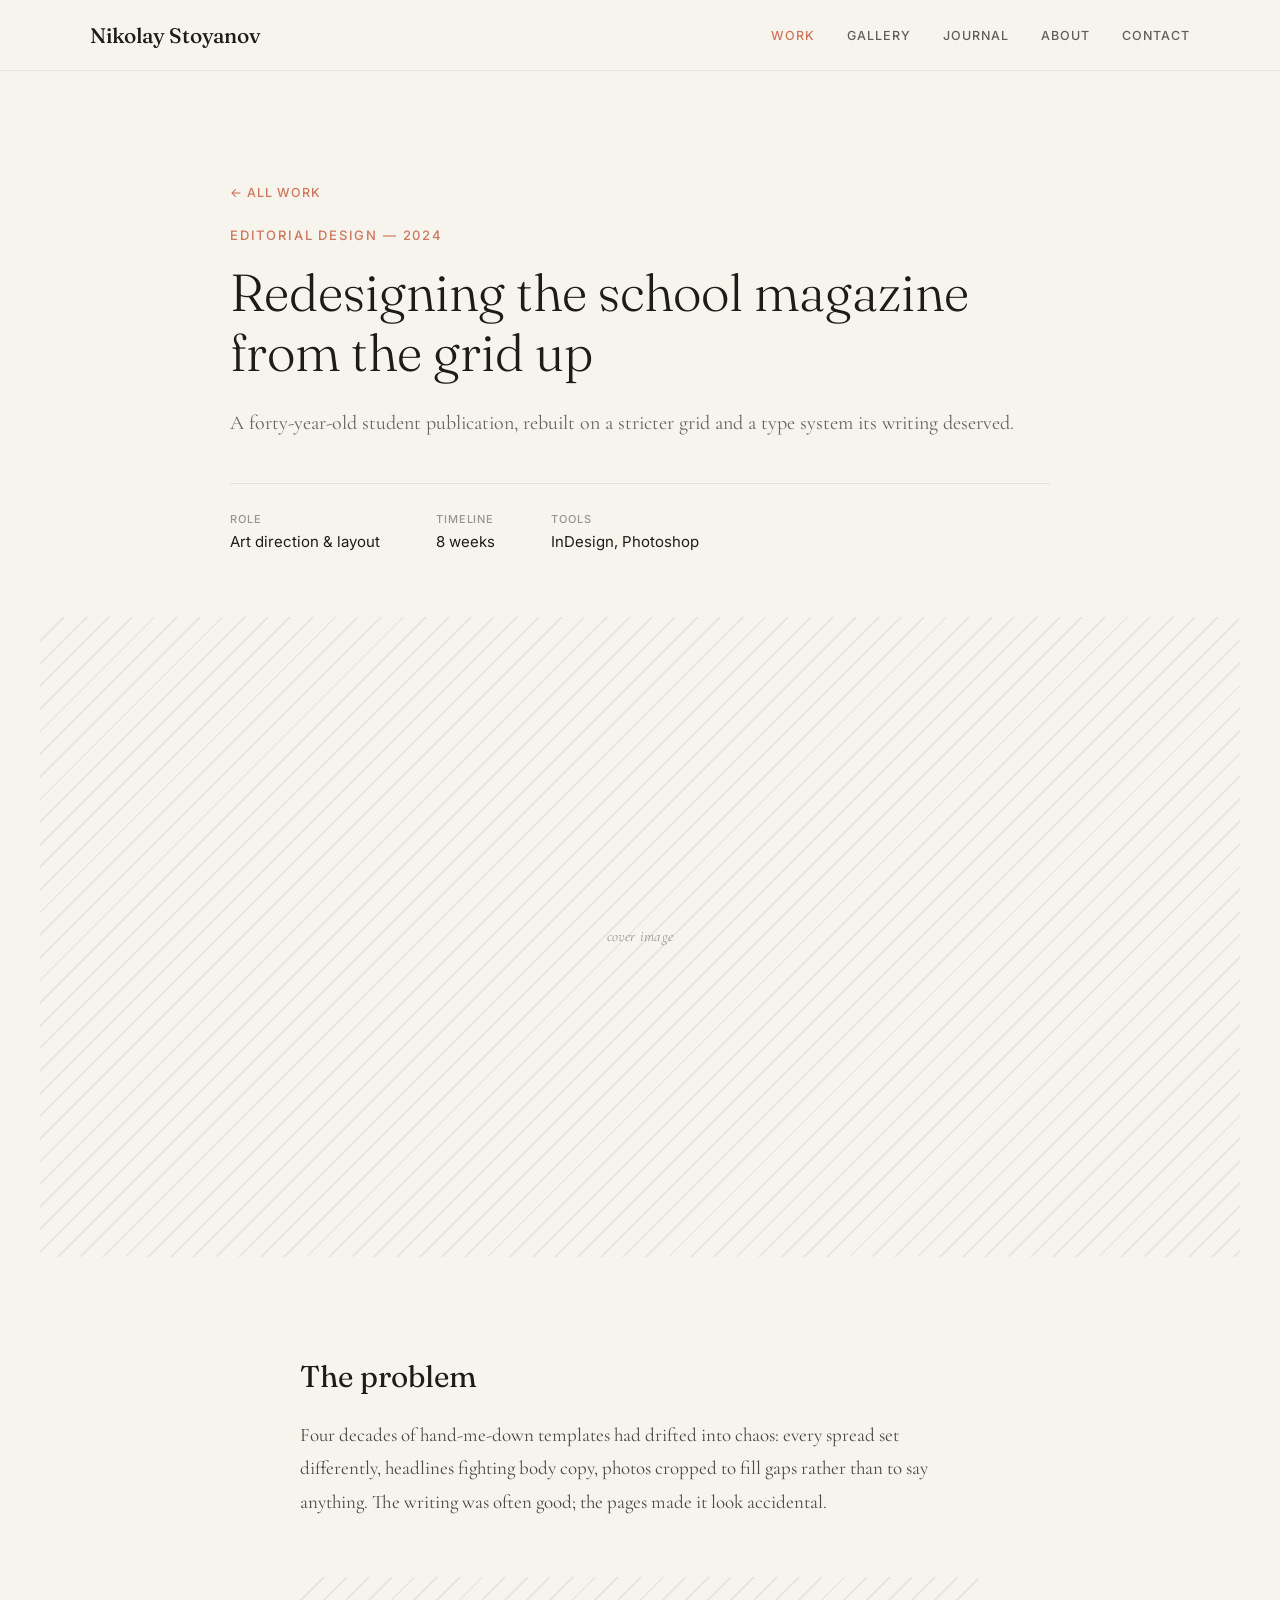
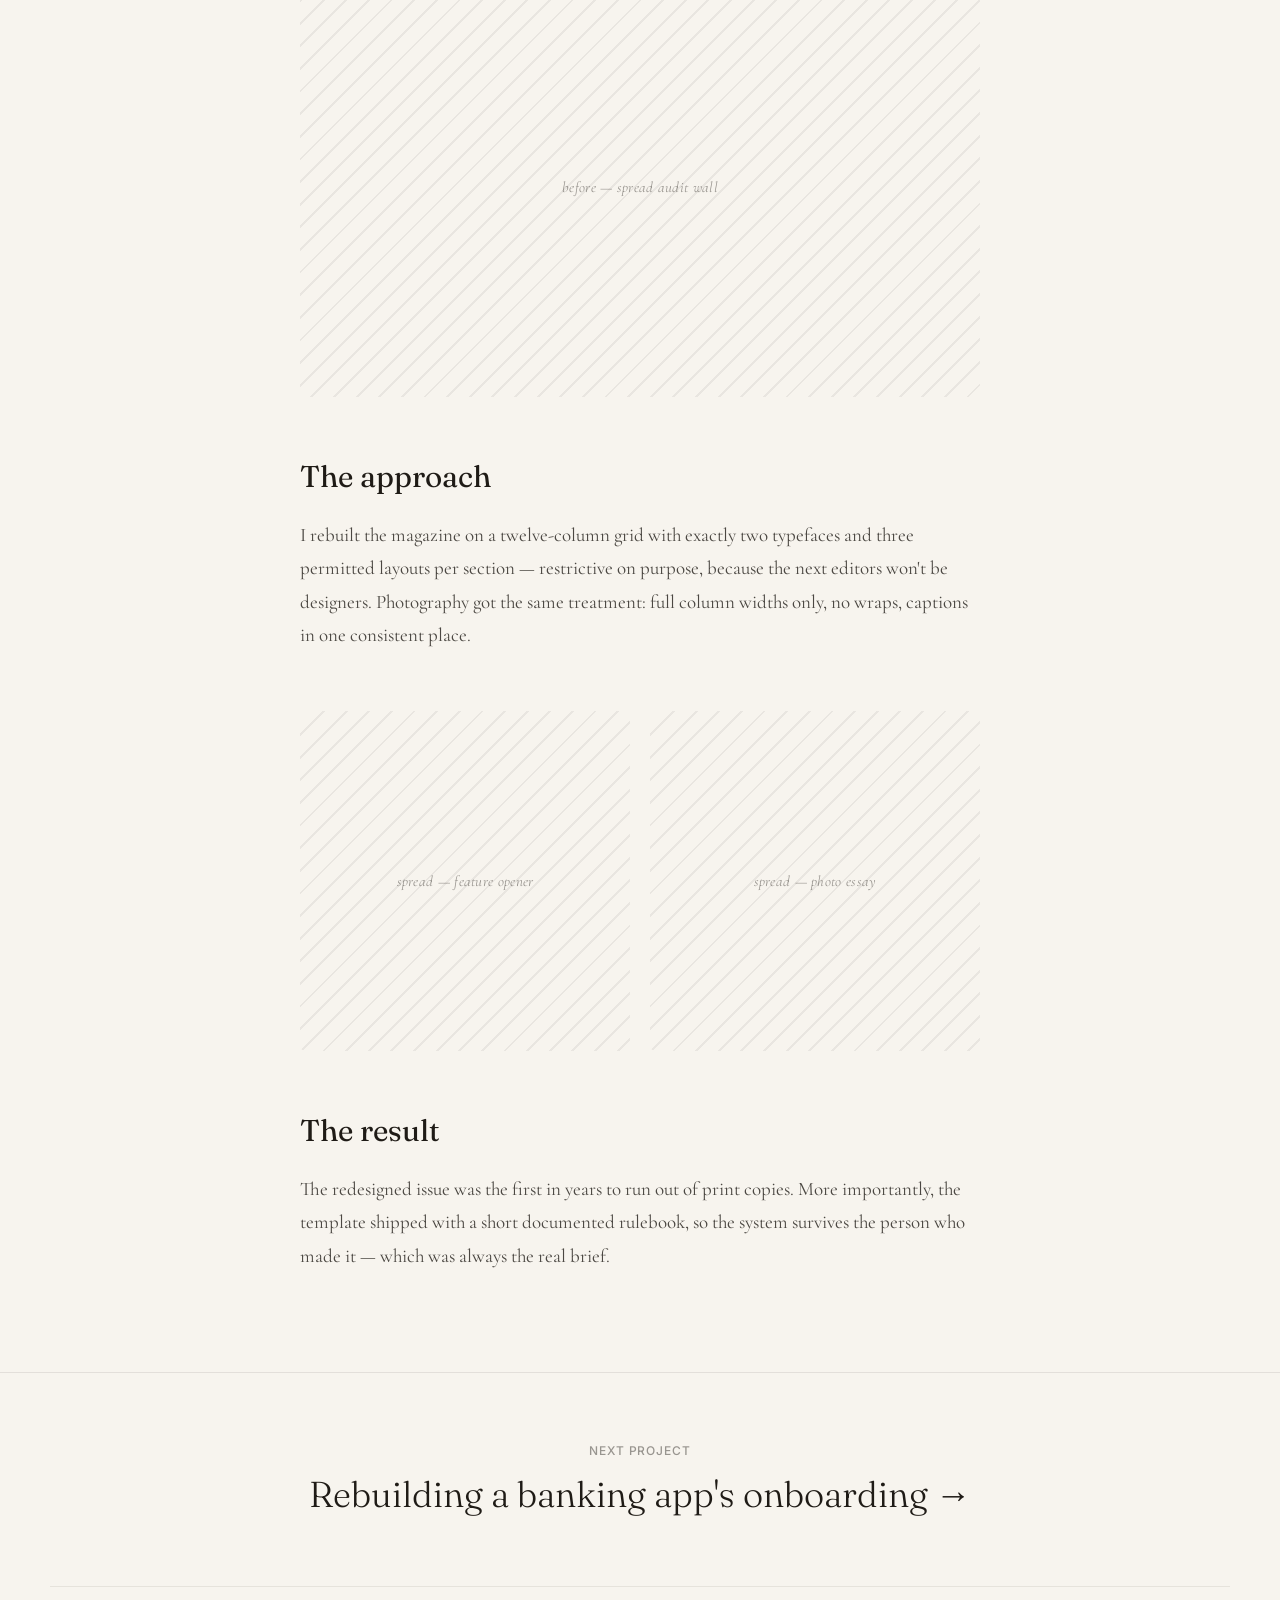
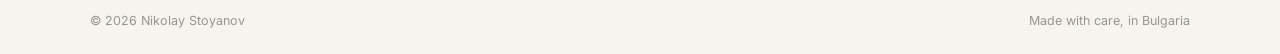
<file: project-magazine.html>
<!DOCTYPE html>
<html lang="en">
<head>
<meta charset="utf-8">
<meta name="viewport" content="width=device-width, initial-scale=1">
<title>Redesigning the school magazine from the grid up — Nikolay Stoyanov</title>
<meta name="description" content="Case study: rebuilding a forty-year-old student publication on a stricter grid and a proper type system.">
<link rel="preconnect" href="https://fonts.googleapis.com">
<link rel="preconnect" href="https://fonts.gstatic.com" crossorigin>
<link href="https://fonts.googleapis.com/css2?family=Fraunces:ital,opsz,wght@0,9..144,300;0,9..144,400;0,9..144,500;1,9..144,400&family=Cormorant+Garamond:ital,wght@0,400;1,400&family=Inter:wght@400;500&display=swap" rel="stylesheet">
<link rel="stylesheet" href="css/style.css">
</head>
<body>

<header class="site-nav">
  <div class="nav-inner">
    <a href="index.html" class="brand">Nikolay Stoyanov</a>
    <nav class="nav-links">
      <a href="index.html#work" class="active">Work</a>
      <a href="gallery.html">Gallery</a>
      <a href="index.html#journal">Journal</a>
      <a href="index.html#about">About</a>
      <a href="index.html#contact">Contact</a>
    </nav>
  </div>
</header>

<main>

  <!-- HEADER -->
  <header class="page-header project-header">
    <a href="index.html#work" class="back-link">← All work</a>
    <p class="eyebrow">Editorial design — 2024</p>
    <h1>Redesigning the school magazine from the grid up</h1>
    <p class="page-sub">A forty-year-old student publication, rebuilt on a stricter grid and a type system its writing deserved.</p>
    <dl class="meta-row">
      <div><dt>Role</dt><dd>Art direction &amp; layout</dd></div>
      <div><dt>Timeline</dt><dd>8 weeks</dd></div>
      <div><dt>Tools</dt><dd>InDesign, Photoshop</dd></div>
    </dl>
  </header>

  <div class="ph full-bleed project-cover" data-slot="project3-cover">cover image</div>

  <!-- BODY -->
  <article class="project-body">
    <h2>The problem</h2>
    <p>Four decades of hand-me-down templates had drifted into chaos: every spread set differently, headlines fighting body copy, photos cropped to fill gaps rather than to say anything. The writing was often good; the pages made it look accidental.</p>

    <div class="ph" style="height:420px" data-slot="project3-img1">before — spread audit wall</div>

    <h2>The approach</h2>
    <p>I rebuilt the magazine on a twelve-column grid with exactly two typefaces and three permitted layouts per section — restrictive on purpose, because the next editors won't be designers. Photography got the same treatment: full column widths only, no wraps, captions in one consistent place.</p>

    <div class="two-up">
      <div class="ph" style="height:340px" data-slot="project3-img2">spread — feature opener</div>
      <div class="ph" style="height:340px" data-slot="project3-img3">spread — photo essay</div>
    </div>

    <h2>The result</h2>
    <p>The redesigned issue was the first in years to run out of print copies. More importantly, the template shipped with a short documented rulebook, so the system survives the person who made it — which was always the real brief.</p>
  </article>

  <!-- NEXT PROJECT -->
  <div class="next-cta">
    <p class="next-label">Next project</p>
    <a href="project.html">Rebuilding a banking app's onboarding →</a>
  </div>

</main>

<footer class="site-footer">
  <span>© 2026 Nikolay Stoyanov</span>
  <span>Made with care, in Bulgaria</span>
</footer>

<script src="js/site.js" defer></script>
</body>
</html>
</file>
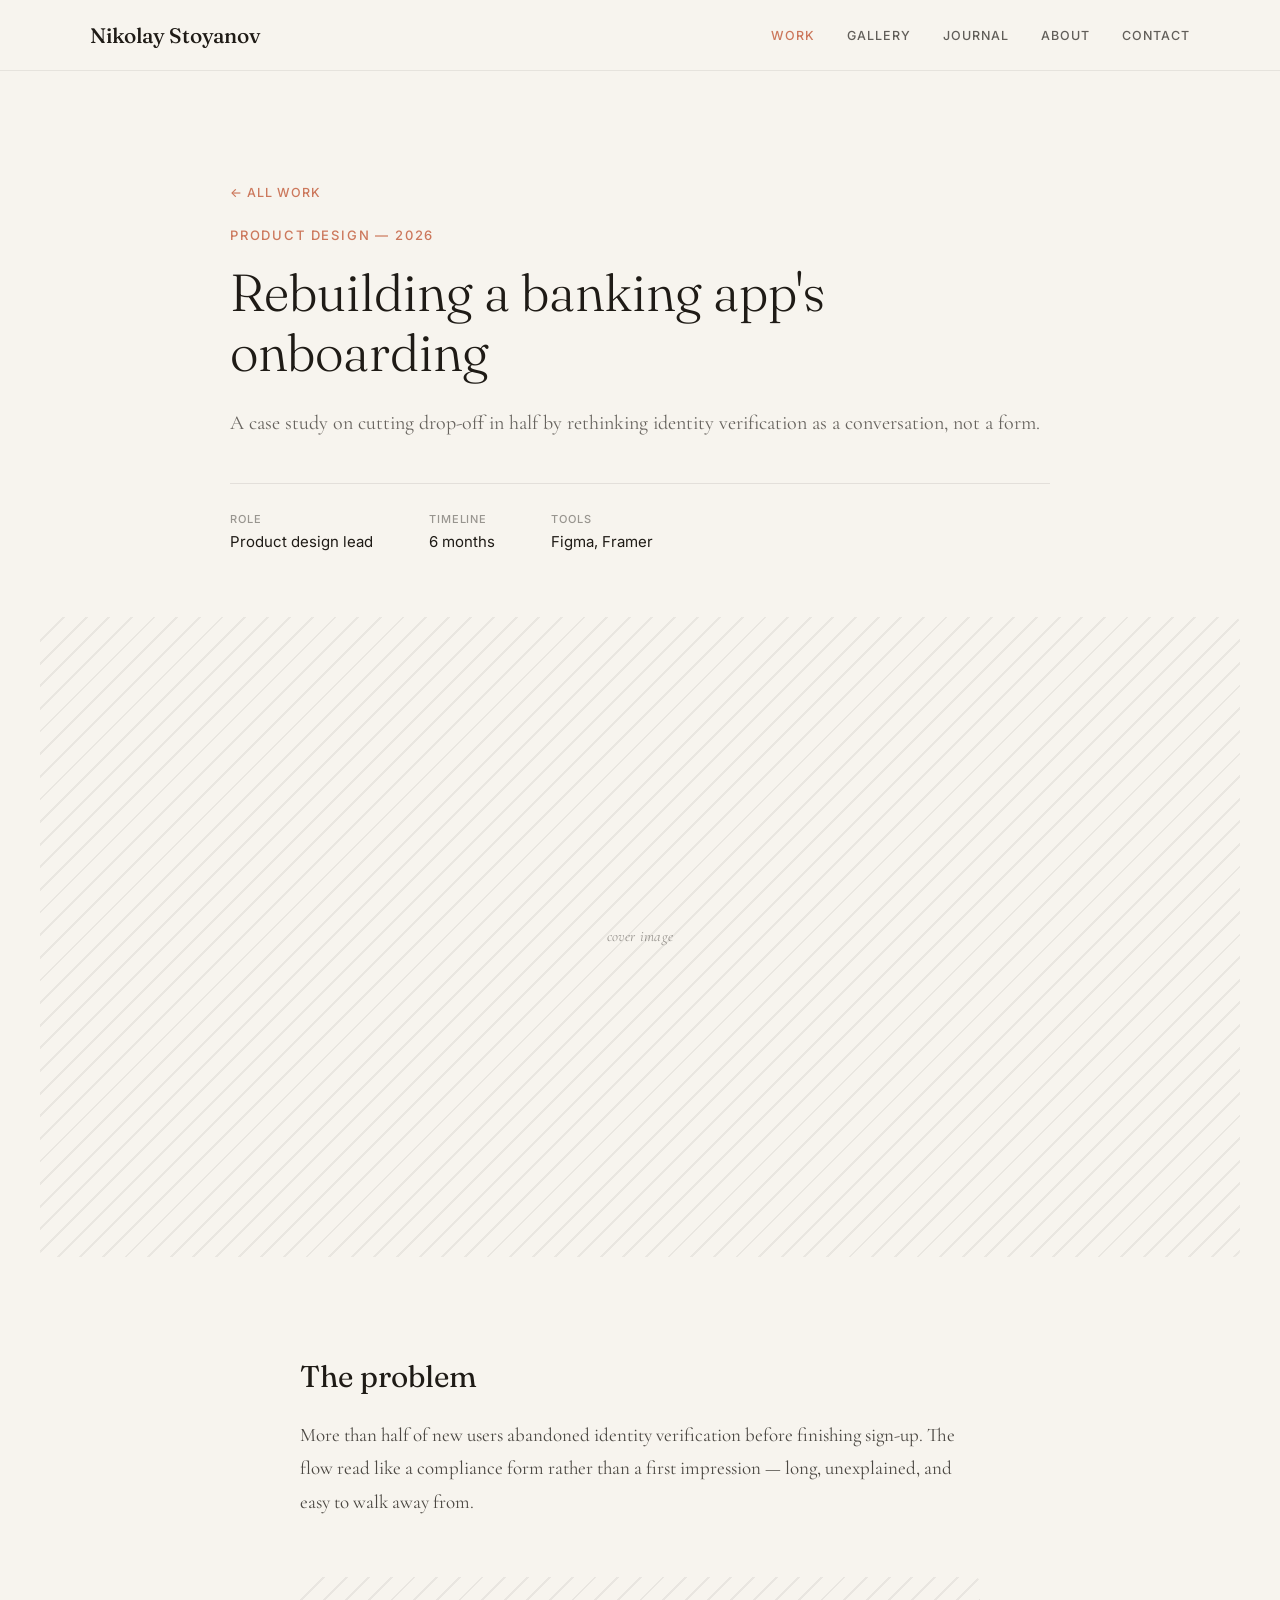
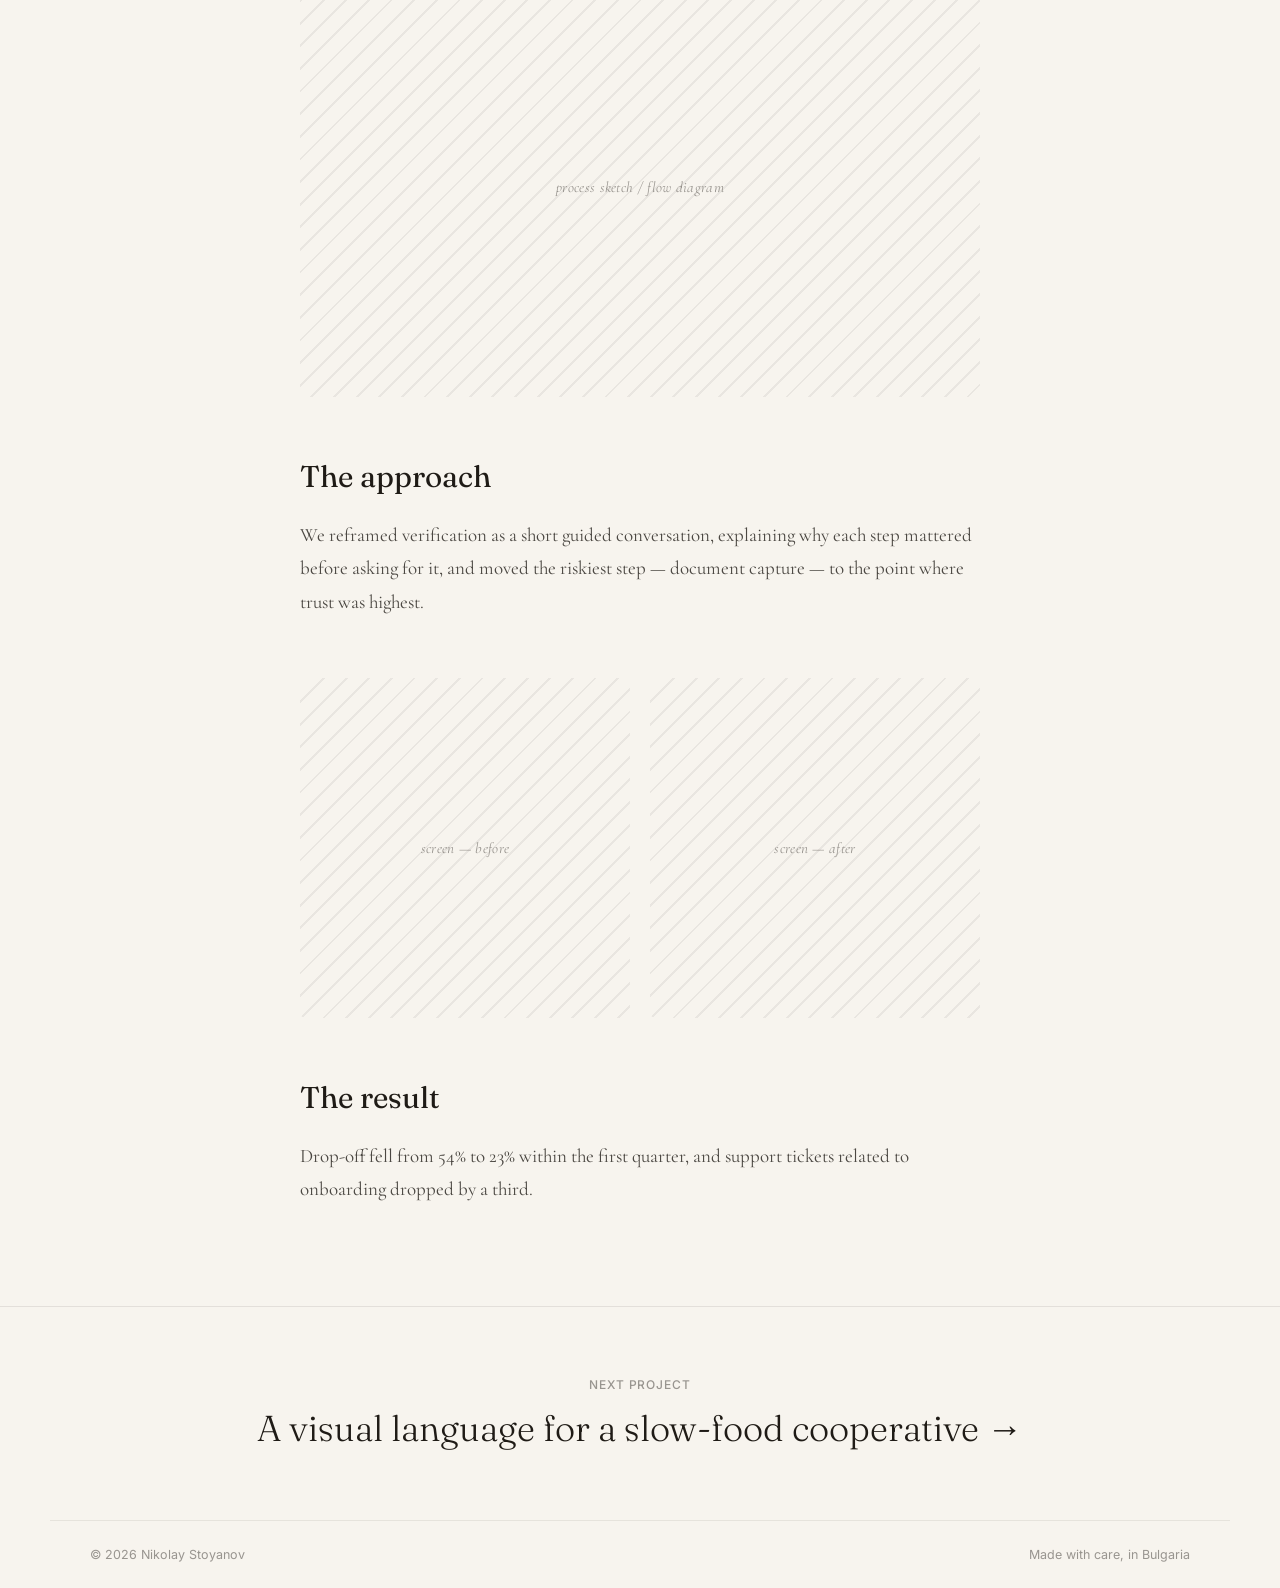
<file: project.html>
<!DOCTYPE html>
<html lang="en">
<head>
<meta charset="utf-8">
<meta name="viewport" content="width=device-width, initial-scale=1">
<title>Rebuilding a banking app's onboarding — Nikolay Stoyanov</title>
<meta name="description" content="Case study: cutting onboarding drop-off in half by rethinking identity verification as a conversation.">
<link rel="preconnect" href="https://fonts.googleapis.com">
<link rel="preconnect" href="https://fonts.gstatic.com" crossorigin>
<link href="https://fonts.googleapis.com/css2?family=Fraunces:ital,opsz,wght@0,9..144,300;0,9..144,400;0,9..144,500;1,9..144,400&family=Cormorant+Garamond:ital,wght@0,400;1,400&family=Inter:wght@400;500&display=swap" rel="stylesheet">
<link rel="stylesheet" href="css/style.css">
</head>
<body>

<header class="site-nav">
  <div class="nav-inner">
    <a href="index.html" class="brand">Nikolay Stoyanov</a>
    <nav class="nav-links">
      <a href="index.html#work" class="active">Work</a>
      <a href="gallery.html">Gallery</a>
      <a href="index.html#journal">Journal</a>
      <a href="index.html#about">About</a>
      <a href="index.html#contact">Contact</a>
    </nav>
  </div>
</header>

<main>

  <!-- HEADER -->
  <header class="page-header project-header">
    <a href="index.html#work" class="back-link">← All work</a>
    <p class="eyebrow">Product design — 2026</p>
    <h1>Rebuilding a banking app's onboarding</h1>
    <p class="page-sub">A case study on cutting drop-off in half by rethinking identity verification as a conversation, not a form.</p>
    <dl class="meta-row">
      <div><dt>Role</dt><dd>Product design lead</dd></div>
      <div><dt>Timeline</dt><dd>6 months</dd></div>
      <div><dt>Tools</dt><dd>Figma, Framer</dd></div>
    </dl>
  </header>

  <div class="ph full-bleed project-cover" data-slot="project1-cover">cover image</div>

  <!-- BODY -->
  <article class="project-body">
    <h2>The problem</h2>
    <p>More than half of new users abandoned identity verification before finishing sign-up. The flow read like a compliance form rather than a first impression — long, unexplained, and easy to walk away from.</p>

    <div class="ph" style="height:420px" data-slot="project1-img1">process sketch / flow diagram</div>

    <h2>The approach</h2>
    <p>We reframed verification as a short guided conversation, explaining why each step mattered before asking for it, and moved the riskiest step — document capture — to the point where trust was highest.</p>

    <div class="two-up">
      <div class="ph" style="height:340px" data-slot="project1-img2">screen — before</div>
      <div class="ph" style="height:340px" data-slot="project1-img3">screen — after</div>
    </div>

    <h2>The result</h2>
    <p>Drop-off fell from 54% to 23% within the first quarter, and support tickets related to onboarding dropped by a third.</p>
  </article>

  <!-- NEXT PROJECT -->
  <div class="next-cta">
    <p class="next-label">Next project</p>
    <a href="project-coop.html">A visual language for a slow-food cooperative →</a>
  </div>

</main>

<footer class="site-footer">
  <span>© 2026 Nikolay Stoyanov</span>
  <span>Made with care, in Bulgaria</span>
</footer>

<script src="js/site.js" defer></script>
</body>
</html>
</file>
<file: css/style.css>
/* ==========================================================================
   Nikolay Stoyanov — personal portfolio
   Design tokens + shared styles for all pages
   ========================================================================== */

:root {
  --bg: #F7F4EE;            /* cream / paper */
  --bg-beige: #EFE7DA;      /* warm beige band (gallery) */
  --ink: #1F1B16;           /* primary text / dark sections */
  --ink-88: #1F1B16dd;
  --ink-80: #1F1B16cc;
  --ink-66: #1F1B16aa;
  --ink-70a: #1F1B16b0;
  --ink-50: #1F1B1680;
  --ink-44: #1F1B1670;
  --accent: #CC785C;        /* clay / terracotta */
  --accent-hover: #B35F42;
  --selection: #EEDCCB;
  --hairline: #1F1B1614;
  --hairline-strong: #1F1B1618;
  --cream-70: #F7F4EEb0;
  --cream-50: #F7F4EE80;

  --serif-display: 'Fraunces', serif;
  --serif-body: 'Cormorant Garamond', serif;
  --sans: 'Inter', sans-serif;

  --radius: 6px;
  --page-max: 1180px;
  --gutter: 40px;

  --ease-out: var(--ease-out);
  --ease-out-expo: cubic-bezier(.16, 1, .3, 1);
  --noise: url("data:image/svg+xml,%3Csvg xmlns='http://www.w3.org/2000/svg' width='160' height='160'%3E%3Cfilter id='n'%3E%3CfeTurbulence type='fractalNoise' baseFrequency='.9' numOctaves='2' stitchTiles='stitch'/%3E%3C/filter%3E%3Crect width='100%25' height='100%25' filter='url(%23n)'/%3E%3C/svg%3E");
}

* { box-sizing: border-box; }

html { scroll-behavior: smooth; }

/* Cross-page fade: view transitions where supported (Chrome/Edge),
   with a fade-in on load as a fallback everywhere else */
@view-transition { navigation: auto; }

::view-transition-old(root) { animation: vt-fade-out .2s ease both; }
::view-transition-new(root) { animation: vt-fade-in .25s ease both; }

@keyframes vt-fade-out { to { opacity: 0; } }
@keyframes vt-fade-in { from { opacity: 0; } }

@keyframes page-fade-in { from { opacity: 0; } }

body { animation: page-fade-in .35s ease; }

@media (prefers-reduced-motion: reduce) {
  html { scroll-behavior: auto; }
  body { animation: none; }
  ::view-transition-old(root),
  ::view-transition-new(root) { animation: none; }
}

body {
  margin: 0;
  background: var(--bg);
  color: var(--ink);
  font-family: var(--sans);
  -webkit-font-smoothing: antialiased;
}

a {
  color: var(--accent);
  text-decoration: none;
  transition: color .2s ease, opacity .2s ease, border-color .2s ease;
}

a:hover { color: var(--accent-hover); }

::selection { background: var(--selection); color: var(--ink); }

img {
  max-width: 100%;
  display: block;
  border-radius: var(--radius);
}

h1, h2, h3, p { margin: 0; }

/* Layout helpers ---------------------------------------------------------- */

.container {
  max-width: var(--page-max);
  margin: 0 auto;
  padding-left: var(--gutter);
  padding-right: var(--gutter);
}

.full-bleed {
  margin-left: var(--gutter);
  margin-right: var(--gutter);
  border-radius: var(--radius);
}

/* Diagonal-hatch placeholder (swap for real <img> when photos are ready) -- */

.ph {
  background: repeating-linear-gradient(135deg, #1F1B1610, #1F1B1610 2px, transparent 2px, transparent 16px);
  display: flex;
  align-items: center;
  justify-content: center;
  font: italic 15px/1 var(--serif-body);
  color: var(--ink-44);
  letter-spacing: .02em;
  border-radius: var(--radius);
  overflow: hidden;
}

.ph--on-dark {
  background: repeating-linear-gradient(135deg, #F7F4EE14, #F7F4EE14 2px, transparent 2px, transparent 16px);
  color: var(--cream-50);
}

/* Once a real photo is uploaded (via /admin.html), the hatch fill is
   replaced by an <img> filling the same sized placeholder box */
.ph.has-photo { background: none; }

.ph img {
  width: 100%;
  height: 100%;
  object-fit: cover;
  border-radius: inherit;
}

/* Type styles ------------------------------------------------------------- */

.eyebrow {
  font: 500 13px var(--sans);
  letter-spacing: .14em;
  text-transform: uppercase;
  color: var(--accent);
}

.label {
  font: 500 12.5px var(--sans);
  letter-spacing: .08em;
  text-transform: uppercase;
}

/* Nav ---------------------------------------------------------------------- */

.site-nav {
  position: sticky;
  top: 0;
  z-index: 10;
  background: #F7F4EEee;
  backdrop-filter: blur(6px);
  -webkit-backdrop-filter: blur(6px);
  border-bottom: 1px solid var(--hairline);
}

.site-nav .nav-inner {
  max-width: var(--page-max);
  margin: 0 auto;
  display: flex;
  align-items: center;
  justify-content: space-between;
  gap: 20px;
  padding: 22px var(--gutter);
}

.site-nav .brand {
  font: 500 21px var(--serif-display);
  color: var(--ink);
  letter-spacing: -.01em;
  white-space: nowrap;
}

.site-nav .nav-links {
  display: flex;
  flex-wrap: wrap;
  gap: 32px;
  font: 500 12.5px var(--sans);
  letter-spacing: .08em;
  text-transform: uppercase;
}

.site-nav .nav-links a { color: var(--ink-70a); }
.site-nav .nav-links a:hover { color: var(--accent-hover); }
.site-nav .nav-links a.accent,
.site-nav .nav-links a.active { color: var(--accent); }
.site-nav .nav-links a.accent:hover,
.site-nav .nav-links a.active:hover { color: var(--accent-hover); }

/* Home: hero ---------------------------------------------------------------- */

.hero {
  padding-top: 110px;
  padding-bottom: 70px;
  scroll-margin-top: 80px;
}

.hero .eyebrow { margin-bottom: 22px; }

.hero h1 {
  font: 300 68px/1.08 var(--serif-display);
  max-width: 820px;
  letter-spacing: -.01em;
}

.hero h1 em {
  font-style: italic;
  color: var(--accent);
}

.hero .hero-sub {
  margin-top: 26px;
  font: 400 20px/1.6 var(--serif-body);
  color: var(--ink-66);
  max-width: 560px;
}

.hero-photo { height: 620px; }

/* Sections ------------------------------------------------------------------ */

section { scroll-margin-top: 80px; }

.section-head {
  display: flex;
  align-items: baseline;
  justify-content: space-between;
  margin-bottom: 44px;
}

.section-head h2 { font: 400 34px var(--serif-display); }

/* Motion: scroll reveals, progress bar, nav shadow --------------------------- */

.scroll-progress {
  position: fixed;
  top: 0;
  left: 0;
  height: 2px;
  width: 0;
  background: var(--accent);
  z-index: 50;
  pointer-events: none;
}

.site-nav { transition: box-shadow .3s ease, background .3s ease; }

.site-nav.is-scrolled {
  background: #F7F4EEf5;
  box-shadow: 0 1px 30px #1F1B1612;
}

.reveal {
  opacity: 0;
  transform: translateY(26px);
  transition:
    opacity .9s var(--ease-out-expo),
    transform .9s var(--ease-out-expo);
  transition-delay: var(--reveal-delay, 0ms);
  will-change: opacity, transform;
}

.reveal.in {
  opacity: 1;
  transform: none;
}

/* Cover photos enter with a cinematic blur-in instead of a lift */
.hero-photo.reveal,
.project-cover.reveal,
.post-cover.reveal {
  transform: scale(1.03);
  filter: blur(16px);
  transition:
    opacity .9s var(--ease-out-expo),
    transform .9s var(--ease-out-expo),
    filter .9s var(--ease-out-expo);
  transition-delay: var(--reveal-delay, 0ms);
}

.hero-photo.reveal.in,
.project-cover.reveal.in,
.post-cover.reveal.in {
  transform: none;
  filter: blur(0);
}

/* Nav link underline sweep ------------------------------------------------- */

.site-nav .nav-links a {
  position: relative;
}

.site-nav .nav-links a::after {
  content: '';
  position: absolute;
  left: 0;
  bottom: -5px;
  height: 1px;
  width: 100%;
  background: currentColor;
  transform: scaleX(0);
  transform-origin: right;
  transition: transform .35s var(--ease-out);
}

.site-nav .nav-links a:hover::after { transform: scaleX(1); transform-origin: left; }

/* Photo hover + parallax ----------------------------------------------------- */

.ph img {
  transition: transform .8s var(--ease-out);
}

a.ph:hover img,
.photo-grid .ph:hover img,
.slider-item:hover img { transform: scale(1.045); }

.ph img.parallax { will-change: transform; }

.ph.zoomable { cursor: zoom-in; }

/* Lightbox --------------------------------------------------------------------- */

/* Shown/hidden via visibility + opacity + pointer-events (never display:
   none) so the fade can transition both ways without JS timers */
.lightbox {
  position: fixed;
  inset: 0;
  z-index: 100;
  display: flex;
  align-items: center;
  justify-content: center;
  padding: 5vmin;
  background: #1F1B16e8;
  visibility: hidden;
  opacity: 0;
  pointer-events: none;
  transition: opacity .3s ease, visibility 0s linear .3s;
  cursor: zoom-out;
}

.lightbox.open {
  visibility: visible;
  opacity: 1;
  pointer-events: auto;
  transition: opacity .3s ease;
}

.lightbox img {
  max-width: 100%;
  max-height: 100%;
  width: auto;
  height: auto;
  border-radius: var(--radius);
  box-shadow: 0 30px 80px #00000059;
  transform: scale(.96);
  transition: transform .35s var(--ease-out-expo);
}

.lightbox.open img { transform: none; }

/* Marquee ------------------------------------------------------------------------ */

.marquee {
  overflow: hidden;
  padding-top: 80px;
  white-space: nowrap;
}

.marquee-track {
  display: inline-flex;
  animation: marquee-scroll 30s linear infinite;
}

.marquee:hover .marquee-track { animation-play-state: paused; }

.marquee-inner {
  display: inline-flex;
  align-items: baseline;
  gap: 44px;
  padding-right: 44px;
  font: 300 42px var(--serif-display);
  color: var(--ink);
}

.marquee-inner em {
  font-style: italic;
  color: var(--accent);
}

.marquee-inner .m-dot {
  font-size: 20px;
  color: var(--accent);
  align-self: center;
}

@keyframes marquee-scroll {
  to { transform: translateX(-50%); }
}

/* Slider ---------------------------------------------------------------------------- */

.slider { position: relative; }

.slider-track {
  display: flex;
  gap: 18px;
  overflow-x: auto;
  scroll-snap-type: x mandatory;
  scrollbar-width: none;
  -ms-overflow-style: none;
  cursor: grab;
  padding-bottom: 4px;
}

.slider-track::-webkit-scrollbar { display: none; }

.slider-track.dragging {
  scroll-snap-type: none;
  cursor: grabbing;
}

.slider-item {
  flex: 0 0 auto;
  width: 440px;
  height: 330px;
  scroll-snap-align: start;
  user-select: none;
}

.slider-nav {
  display: flex;
  gap: 12px;
  justify-content: flex-end;
  margin-top: 22px;
}

.slider-btn {
  width: 44px;
  height: 44px;
  border-radius: 50%;
  border: 1px solid var(--hairline-strong);
  background: transparent;
  color: var(--ink);
  font: 400 16px var(--sans);
  cursor: pointer;
  transition: color .25s ease, border-color .25s ease, transform .25s ease;
}

.slider-btn:hover {
  color: var(--accent);
  border-color: var(--accent);
  transform: translateY(-2px);
}

/* Hover micro-interactions ------------------------------------------------------------ */

.journal-row { transition: transform .45s var(--ease-out), color .2s ease; }
.journal-row:hover { transform: translateX(10px); }

.what-item { transition: transform .5s var(--ease-out); }
.what-item:hover { transform: translateY(-6px); }

/* Home: what I do ------------------------------------------------------------ */

.what-i-do { padding-top: 100px; }

.what-grid {
  display: grid;
  grid-template-columns: repeat(3, 1fr);
  gap: 44px;
}

.what-item {
  border-top: 1px solid var(--hairline-strong);
  padding-top: 26px;
}

.what-item .what-num {
  font: 500 13px var(--sans);
  letter-spacing: .14em;
  text-transform: uppercase;
  color: var(--accent);
}

.what-item h3 {
  font: 400 22px var(--serif-display);
  margin: 14px 0 10px;
}

.what-item p {
  font: 400 17px/1.6 var(--serif-body);
  color: var(--ink-66);
}

/* Home: pull quote ------------------------------------------------------------- */

.pull-quote {
  max-width: 860px;
  margin: 0 auto;
  padding: 0 var(--gutter) 130px;
  text-align: center;
}

.pull-quote blockquote {
  margin: 0;
  font: italic 400 30px/1.5 var(--serif-body);
  color: var(--ink-80);
}

.pull-quote cite {
  display: block;
  margin-top: 20px;
  font: 500 12.5px var(--sans);
  letter-spacing: .08em;
  text-transform: uppercase;
  font-style: normal;
  color: var(--ink-44);
}

.pull-quote cite a {
  color: var(--ink-44);
  border-bottom: 1px solid var(--hairline-strong);
  padding-bottom: 2px;
}

.pull-quote cite a:hover { color: var(--accent-hover); }

/* Home: work ---------------------------------------------------------------- */

#work { padding-top: 120px; }

.work-list {
  display: flex;
  flex-direction: column;
  gap: 70px;
  padding-bottom: 130px;
}

.work-row {
  display: grid;
  grid-template-columns: 1.1fr .9fr;
  gap: 44px;
  align-items: end;
}

.work-row--flip { grid-template-columns: .9fr 1.1fr; }
.work-row--flip .work-cover { order: 2; }

.work-cover { height: 420px; }

.work-row .eyebrow {
  letter-spacing: .08em;
  margin-bottom: 14px;
}

.work-row h3 { margin-bottom: 14px; }

.work-row h3 a {
  font: 400 30px/1.2 var(--serif-display);
  color: var(--ink);
  display: block;
}

.work-row h3 a:hover { color: var(--accent-hover); }

.work-row .work-desc {
  font: 400 17px/1.6 var(--serif-body);
  color: var(--ink-66);
}

/* Home: gallery teaser / Gallery page grid ----------------------------------- */

.gallery-band {
  background: var(--bg-beige);
  padding: 120px 0 130px;
}

.gallery-band .section-head { margin-bottom: 10px; }

.gallery-band .gallery-sub {
  font: 400 17px var(--serif-body);
  color: var(--ink-66);
  margin-bottom: 48px;
  max-width: 520px;
}

.photo-grid {
  display: grid;
  grid-template-columns: repeat(3, 1fr);
  gap: 18px;
}

.photo-grid .tall { grid-row: span 2; }
.photo-grid .wide { grid-column: span 2; }

/* Home: journal --------------------------------------------------------------- */

#journal {
  padding-top: 120px;
  padding-bottom: 120px;
}

#journal h2 {
  font: 400 34px var(--serif-display);
  margin-bottom: 44px;
}

.journal-list { display: flex; flex-direction: column; }

.journal-row {
  display: grid;
  grid-template-columns: 120px 1fr auto;
  gap: 28px;
  align-items: baseline;
  padding: 26px 0;
  border-top: 1px solid var(--hairline-strong);
  color: var(--ink);
}

.journal-row:last-child { border-bottom: 1px solid var(--hairline-strong); }

.journal-row .date {
  font: 400 14px var(--sans);
  color: var(--ink-50);
}

.journal-row .title { font: 400 24px var(--serif-display); }

.journal-row .read {
  font: 500 12.5px var(--sans);
  text-transform: uppercase;
  letter-spacing: .08em;
  color: var(--accent);
}

.journal-row:hover .title { color: var(--accent-hover); }

/* Film grain on the tinted bands — inline SVG noise, zero extra requests */

#about,
.gallery-band {
  position: relative;
  isolation: isolate;
}

#about::after,
.gallery-band::after {
  content: '';
  position: absolute;
  inset: 0;
  background-image: var(--noise);
  pointer-events: none;
  z-index: 1;
}

#about::after { opacity: .055; }
.gallery-band::after { opacity: .03; }

/* Home: about ------------------------------------------------------------------ */

#about {
  background: var(--ink);
  color: var(--bg);
  padding: 120px 0;
}

.about-grid {
  display: grid;
  grid-template-columns: 1fr 1fr;
  gap: 60px;
  align-items: center;
}

.about-portrait { height: 460px; }

#about .eyebrow { margin-bottom: 22px; }

#about h2 {
  font: 300 40px/1.2 var(--serif-display);
  margin-bottom: 24px;
}

#about .about-bio {
  font: 400 19px/1.7 var(--serif-body);
  color: var(--cream-70);
  max-width: 480px;
}

.link-underline {
  display: inline-block;
  margin-top: 34px;
  font: 500 13px var(--sans);
  letter-spacing: .08em;
  text-transform: uppercase;
  color: var(--accent);
  border-bottom: 1px solid #CC785C60;
  padding-bottom: 4px;
}

/* Home: contact ------------------------------------------------------------------ */

#contact { padding: 130px var(--gutter) 70px; }

.contact-inner {
  max-width: var(--page-max);
  margin: 0 auto;
  text-align: center;
}

.contact-inner h2 {
  font: 300 52px/1.15 var(--serif-display);
  max-width: 680px;
  margin: 0 auto 30px;
}

.contact-email {
  font: 400 24px var(--serif-body);
  font-style: italic;
  color: var(--accent);
}

.social-links {
  display: flex;
  justify-content: center;
  flex-wrap: wrap;
  gap: 28px;
  margin-top: 40px;
  font: 500 12.5px var(--sans);
  letter-spacing: .08em;
  text-transform: uppercase;
}

.social-links a { color: var(--ink-70a); }
.social-links a:hover { color: var(--accent-hover); }

/* Footer --------------------------------------------------------------------------- */

.site-footer {
  max-width: var(--page-max);
  margin: 0 auto;
  padding: 26px var(--gutter);
  border-top: 1px solid var(--hairline);
  display: flex;
  justify-content: space-between;
  gap: 16px;
  font: 400 12.5px var(--sans);
  color: var(--ink-44);
}

#contact .site-footer {
  margin-top: 90px;
  padding-left: 0;
  padding-right: 0;
}

/* Subpages: shared header pattern ----------------------------------------------------- */

.page-header {
  margin: 0 auto;
  padding: 110px var(--gutter) 50px;
}

.page-header .back-link {
  font: 500 12.5px var(--sans);
  letter-spacing: .08em;
  text-transform: uppercase;
}

.page-header .eyebrow { margin: 26px 0 20px; }

.page-header h1 { font: 300 52px/1.15 var(--serif-display); }

.page-header .page-sub {
  margin-top: 24px;
  font: 400 20px/1.6 var(--serif-body);
  color: var(--ink-66);
}

/* Project page --------------------------------------------------------------------------- */

.project-header { max-width: 900px; }

.meta-row {
  display: flex;
  flex-wrap: wrap;
  gap: 56px;
  margin-top: 44px;
  padding-top: 28px;
  border-top: 1px solid var(--hairline-strong);
}

.meta-row dt {
  font: 500 11px var(--sans);
  letter-spacing: .08em;
  text-transform: uppercase;
  color: var(--ink-44);
  margin-bottom: 6px;
}

.meta-row dd {
  margin: 0;
  font: 400 15px var(--sans);
}

.project-cover { height: 640px; }

.project-body {
  max-width: 760px;
  margin: 0 auto;
  padding: 100px var(--gutter);
}

.project-body h2 {
  font: 400 30px/1.3 var(--serif-display);
  margin-bottom: 22px;
}

.project-body p {
  font: 400 19px/1.75 var(--serif-body);
  color: var(--ink-80);
  margin-bottom: 60px;
}

.project-body p:last-child { margin-bottom: 0; }

.project-body .ph { margin-bottom: 60px; }

.two-up {
  display: grid;
  grid-template-columns: 1fr 1fr;
  gap: 20px;
  margin-bottom: 60px;
}

.two-up .ph { margin-bottom: 0; }

/* Post page ----------------------------------------------------------------------------------- */

.post-header {
  max-width: 720px;
  padding-bottom: 60px;
}

.post-header h1 { font: 300 46px/1.2 var(--serif-display); }

.post-cover { height: 520px; }

.post-body {
  max-width: 680px;
  margin: 0 auto;
  padding: 80px var(--gutter);
  font: 400 20px/1.85 var(--serif-body);
  color: var(--ink-88);
}

.post-body p { margin: 0 0 1.2em; }

.post-body .ph { margin: 44px 0; }

/* Next project / next entry CTA ------------------------------------------------------------------ */

.next-cta {
  border-top: 1px solid var(--hairline-strong);
  padding: 70px var(--gutter);
  text-align: center;
}

.next-cta .next-label {
  font: 500 12px var(--sans);
  letter-spacing: .08em;
  text-transform: uppercase;
  color: var(--ink-44);
  margin-bottom: 14px;
}

.next-cta a {
  font: 300 36px var(--serif-display);
  color: var(--ink);
}

.next-cta a:hover { color: var(--accent-hover); }

.next-cta--post a { font-size: 32px; }

.next-cta a.contact-email {
  font: italic 400 24px var(--serif-body);
  color: var(--accent);
}

.next-cta a.contact-email:hover { color: var(--accent-hover); }

/* Gallery page ------------------------------------------------------------------------------------ */

.gallery-header { max-width: var(--page-max); }

.gallery-header h1 { font: 300 60px var(--serif-display); }

.gallery-header .page-sub {
  margin-top: 18px;
  font-size: 19px;
  max-width: 560px;
}

.gallery-page-grid { padding-bottom: 140px; }

/* Responsive --------------------------------------------------------------------------------------- */

@media (max-width: 920px) {
  :root { --gutter: 24px; }

  .hero { padding-top: 80px; }
  .hero h1 { font-size: 46px; }

  .work-row,
  .work-row--flip {
    grid-template-columns: 1fr;
    gap: 24px;
    align-items: start;
  }
  .work-row--flip .work-cover { order: 0; }
  .work-cover { height: 320px; }

  .hero-photo { height: 380px; }
  .project-cover { height: 380px; }
  .post-cover { height: 320px; }

  .photo-grid { grid-template-columns: repeat(2, 1fr); }

  .about-grid {
    grid-template-columns: 1fr;
    gap: 40px;
  }
  .about-portrait { height: 360px; }

  .page-header h1 { font-size: 38px; }
  .gallery-header h1 { font-size: 44px; }
  .contact-inner h2 { font-size: 38px; }
  .next-cta a { font-size: 28px; }
  .meta-row { gap: 32px; }

  .what-i-do { padding-top: 70px; }
  .what-grid { grid-template-columns: 1fr; gap: 28px; }
  .pull-quote blockquote { font-size: 24px; }

  .marquee { padding-top: 60px; }
  .marquee-inner { font-size: 30px; gap: 30px; padding-right: 30px; }
  .slider-item { width: 76vw; height: 260px; }
}

@media (prefers-reduced-motion: reduce) {
  .marquee-track { animation: none; }
  .journal-row, .what-item, .ph img, .slider-btn { transition: none; }
  .lightbox img { transform: none; transition: none; }
}

@media (max-width: 640px) {
  .site-nav .nav-inner {
    flex-direction: column;
    align-items: flex-start;
    gap: 12px;
    padding-top: 16px;
    padding-bottom: 16px;
  }
  .site-nav .nav-links { gap: 18px; }

  .hero h1 { font-size: 36px; }

  .journal-row {
    grid-template-columns: 1fr auto;
    gap: 8px 20px;
  }
  .journal-row .date { grid-column: 1 / -1; }
  .journal-row .title { font-size: 20px; }

  .photo-grid { grid-template-columns: 1fr; }
  .photo-grid .tall,
  .photo-grid .wide { grid-row: auto; grid-column: auto; }

  .two-up { grid-template-columns: 1fr; }

  .site-footer {
    flex-direction: column;
    gap: 6px;
  }
}
</file>
<file: css/admin.css>
/* Admin editor — reuses the site's design tokens (see style.css) */

.admin-body { animation: none; }

.admin-badge {
  font: 500 12.5px var(--sans);
  letter-spacing: .08em;
  text-transform: uppercase;
  color: var(--accent);
}

.admin-main {
  padding-top: 60px;
  padding-bottom: 120px;
  max-width: 780px;
}

.admin-panel h1 {
  font: 300 40px 'Fraunces', serif;
  margin-bottom: 18px;
}

.admin-sub {
  font: 400 18px/1.6 var(--serif-body);
  color: var(--ink-66);
  max-width: 640px;
  margin-bottom: 36px;
}

.admin-steps {
  font: 400 16px/1.8 var(--sans);
  color: var(--ink-80);
  margin: 0 0 36px;
  padding-left: 22px;
}

.admin-steps code {
  background: var(--bg-beige);
  padding: 2px 6px;
  border-radius: 4px;
  font-size: 14px;
}

.admin-label {
  display: block;
  font: 500 12px var(--sans);
  letter-spacing: .08em;
  text-transform: uppercase;
  color: var(--ink-44);
  margin-bottom: 8px;
}

.admin-input, .admin-select, .admin-textarea {
  width: 100%;
  font: 400 16px var(--sans);
  color: var(--ink);
  background: #fff;
  border: 1px solid var(--hairline-strong);
  border-radius: var(--radius);
  padding: 12px 14px;
  margin-bottom: 18px;
}

.admin-textarea {
  font: 400 17px/1.6 var(--serif-body);
  resize: vertical;
  min-height: 60px;
}

.admin-btn {
  font: 500 13px var(--sans);
  letter-spacing: .06em;
  text-transform: uppercase;
  border: none;
  border-radius: var(--radius);
  padding: 13px 26px;
  cursor: pointer;
}

.admin-btn--primary {
  background: var(--accent);
  color: #fff;
}

.admin-btn--primary:hover { background: var(--accent-hover); }

.admin-btn--primary:disabled {
  background: var(--ink-44);
  cursor: not-allowed;
}

.admin-btn--ghost {
  background: transparent;
  color: var(--ink-70a);
  border: 1px solid var(--hairline-strong);
}

.admin-btn--ghost:hover { color: var(--accent-hover); border-color: var(--accent); }

.admin-error {
  margin-top: 14px;
  font: 400 15px var(--sans);
  color: #a3372a;
}

.admin-status {
  font: 500 14px var(--sans);
  padding: 12px 16px;
  border-radius: var(--radius);
  background: var(--selection);
  color: var(--ink);
  margin-bottom: 24px;
}

.admin-status.is-error { background: #f3d9d4; color: #7a2418; }

.admin-mode-grid {
  display: grid;
  grid-template-columns: 1fr 1fr;
  gap: 24px;
  margin-bottom: 10px;
}

@media (max-width: 720px) {
  .admin-mode-grid { grid-template-columns: 1fr; }
}

.admin-mode-card {
  border: 1px solid var(--hairline-strong);
  border-radius: var(--radius);
  padding: 26px 24px;
  background: #fffdf9;
}

.admin-mode-card h2 {
  font: 400 22px 'Fraunces', serif;
  margin-bottom: 12px;
}

.admin-mode-card > p {
  font: 400 15px/1.6 var(--sans);
  color: var(--ink-66);
  margin-bottom: 20px;
}

.admin-mode-card .admin-steps {
  font-size: 14px;
  margin-bottom: 24px;
}

.admin-mode-tag {
  font: 500 10.5px var(--sans);
  letter-spacing: .08em;
  text-transform: uppercase;
  color: var(--accent);
  background: var(--selection);
  border-radius: 4px;
  padding: 3px 8px;
  vertical-align: middle;
  margin-left: 8px;
}

.admin-hint {
  font: 400 13px/1.5 var(--sans);
  color: var(--ink-44);
  margin-top: 12px;
}

.admin-mode-card .admin-btn { margin-right: 10px; }

.admin-mode-badge {
  font: 500 11.5px var(--sans);
  letter-spacing: .08em;
  text-transform: uppercase;
  color: var(--accent);
  background: var(--selection);
  border-radius: 4px;
  padding: 6px 12px;
  white-space: nowrap;
}

.admin-toolbar {
  display: flex;
  align-items: flex-end;
  justify-content: space-between;
  gap: 20px;
  margin-bottom: 30px;
  flex-wrap: wrap;
}

.admin-toolbar > div { flex: 1; min-width: 220px; }

.admin-loading {
  font: italic 400 17px var(--serif-body);
  color: var(--ink-44);
}

.admin-section-title {
  font: 400 24px 'Fraunces', serif;
  margin: 40px 0 20px;
  padding-top: 20px;
  border-top: 1px solid var(--hairline-strong);
}

.admin-section-title:first-child { border-top: none; padding-top: 0; }

/* Photo cards --------------------------------------------------------------- */

.admin-photo-card {
  display: grid;
  grid-template-columns: 96px 1fr;
  gap: 18px;
  align-items: center;
  padding: 14px 0;
  border-bottom: 1px solid var(--hairline);
}

.admin-photo-thumb {
  width: 96px;
  height: 72px;
  border-radius: var(--radius);
  overflow: hidden;
  background: repeating-linear-gradient(135deg, #1F1B1610, #1F1B1610 2px, transparent 2px, transparent 16px);
  display: flex;
  align-items: center;
  justify-content: center;
}

.admin-photo-thumb img {
  width: 100%;
  height: 100%;
  object-fit: cover;
}

.admin-photo-label {
  font: 500 14px var(--sans);
  margin-bottom: 6px;
}

.admin-photo-hint {
  font: 400 13px var(--sans);
  color: var(--ink-44);
  margin-bottom: 8px;
}

.admin-photo-hint.is-pending { color: var(--accent); }

/* Text fields ----------------------------------------------------------------- */

.admin-text-field { margin-bottom: 22px; }

.admin-text-tag {
  display: inline-block;
  font: 500 11px var(--sans);
  letter-spacing: .08em;
  text-transform: uppercase;
  color: var(--ink-44);
  background: var(--bg-beige);
  border-radius: 4px;
  padding: 2px 8px;
  margin-bottom: 8px;
}

.admin-save-bar {
  position: sticky;
  bottom: 0;
  background: var(--bg);
  border-top: 1px solid var(--hairline-strong);
  padding: 20px 0 0;
  margin-top: 40px;
  display: flex;
  align-items: center;
  gap: 16px;
}

.admin-dirty-count {
  font: 400 14px var(--sans);
  color: var(--ink-44);
}
</file>
